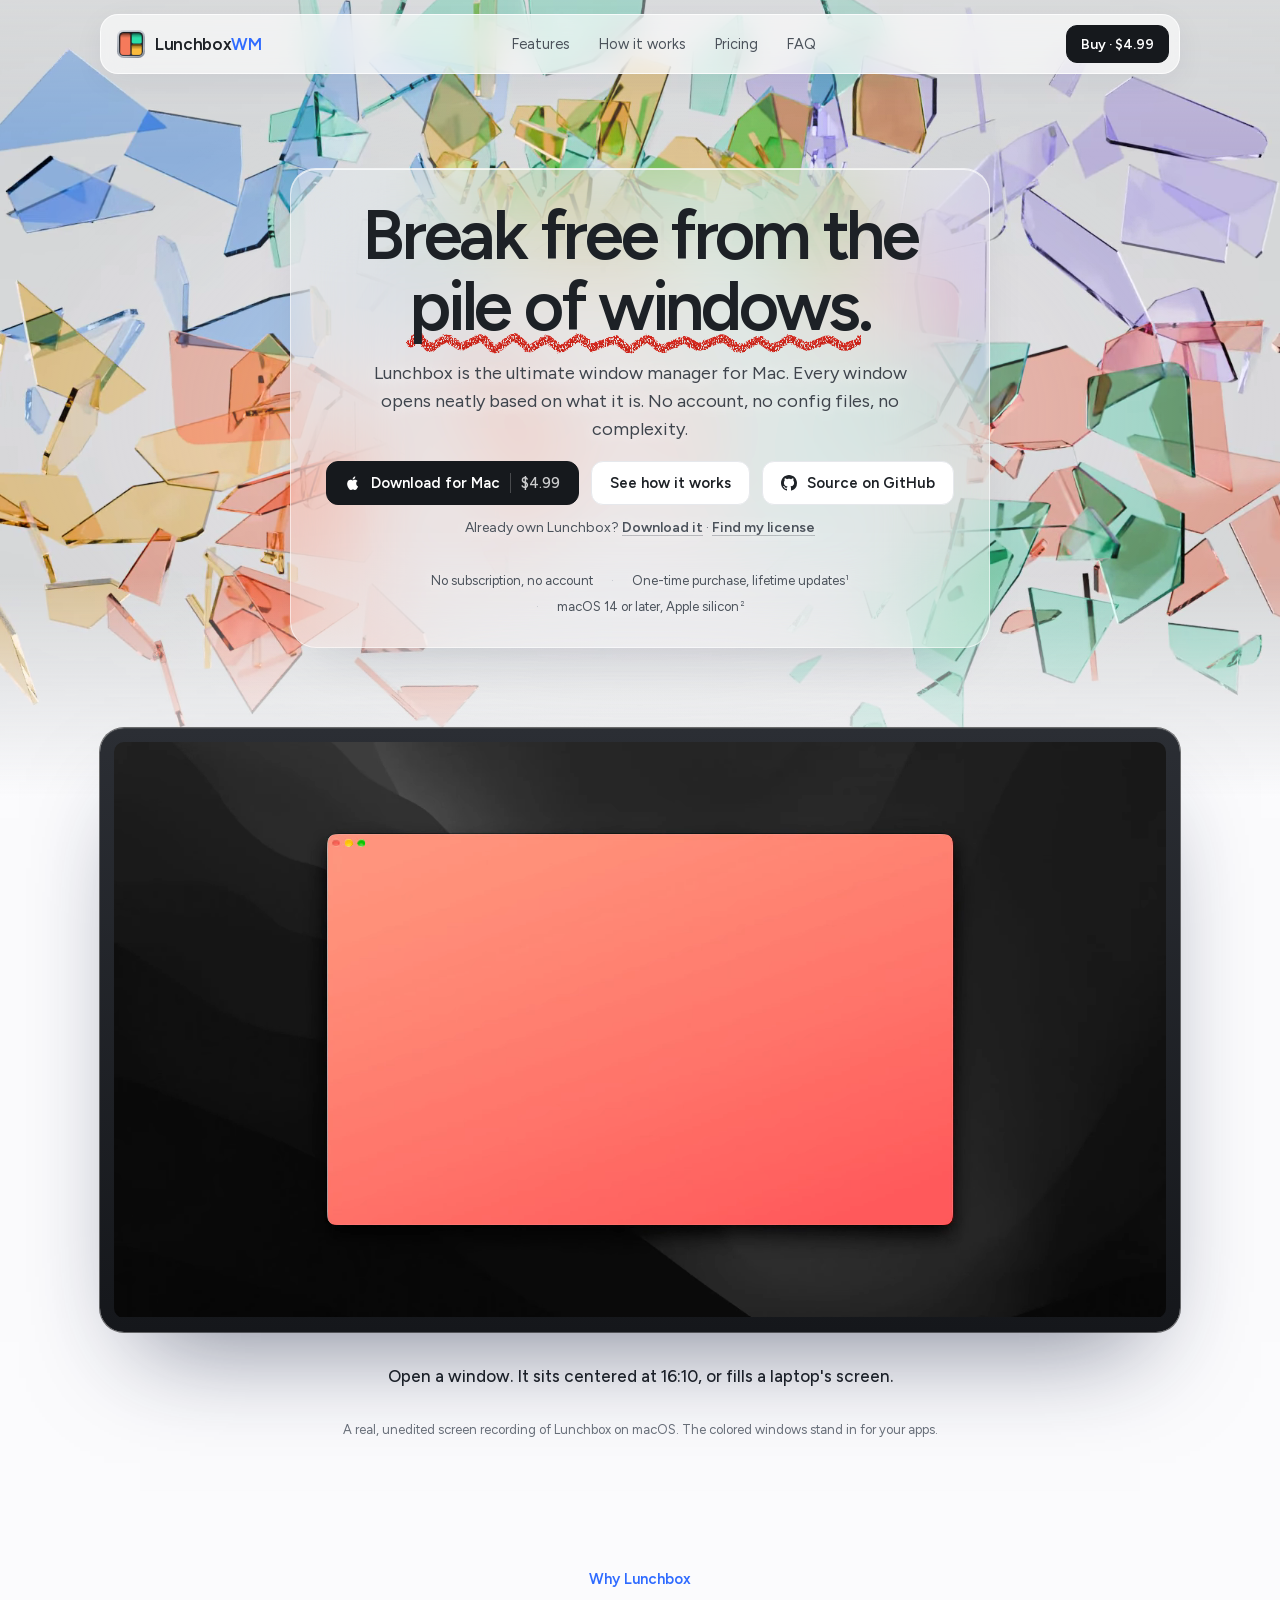
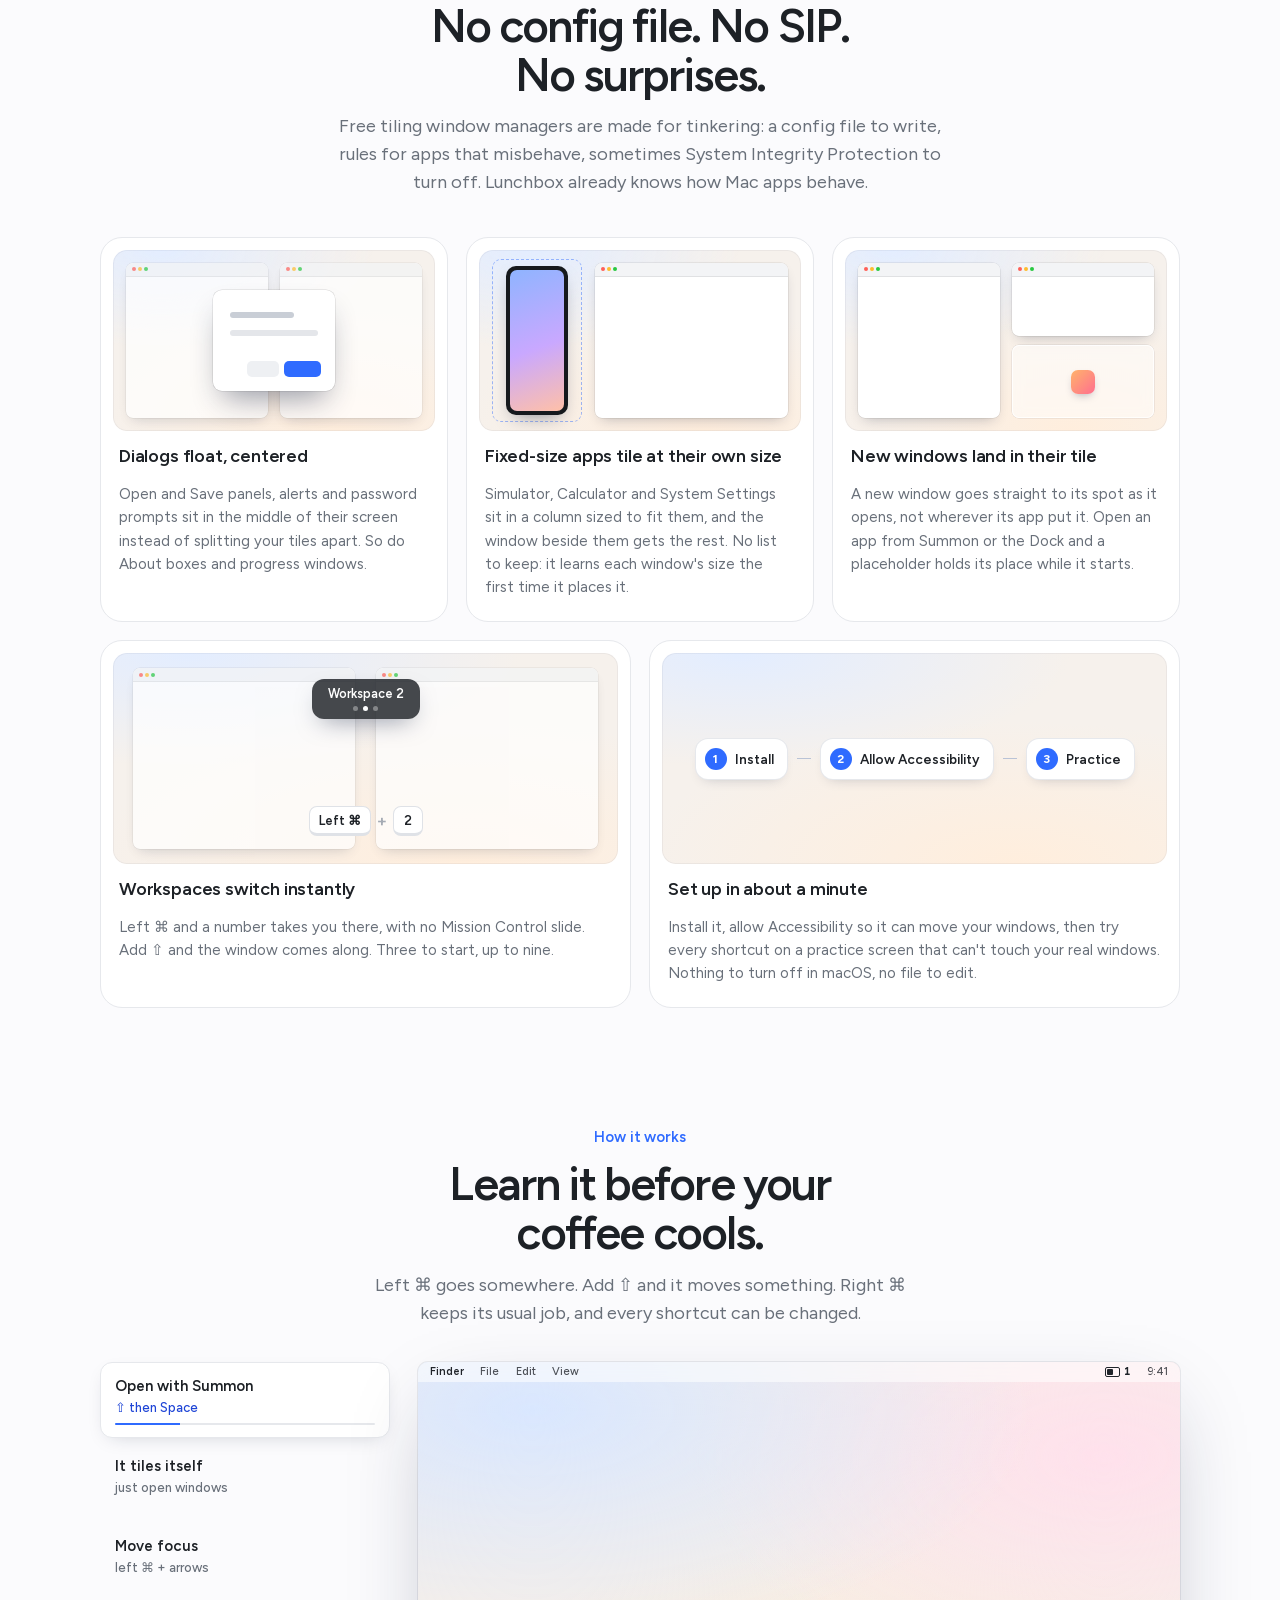
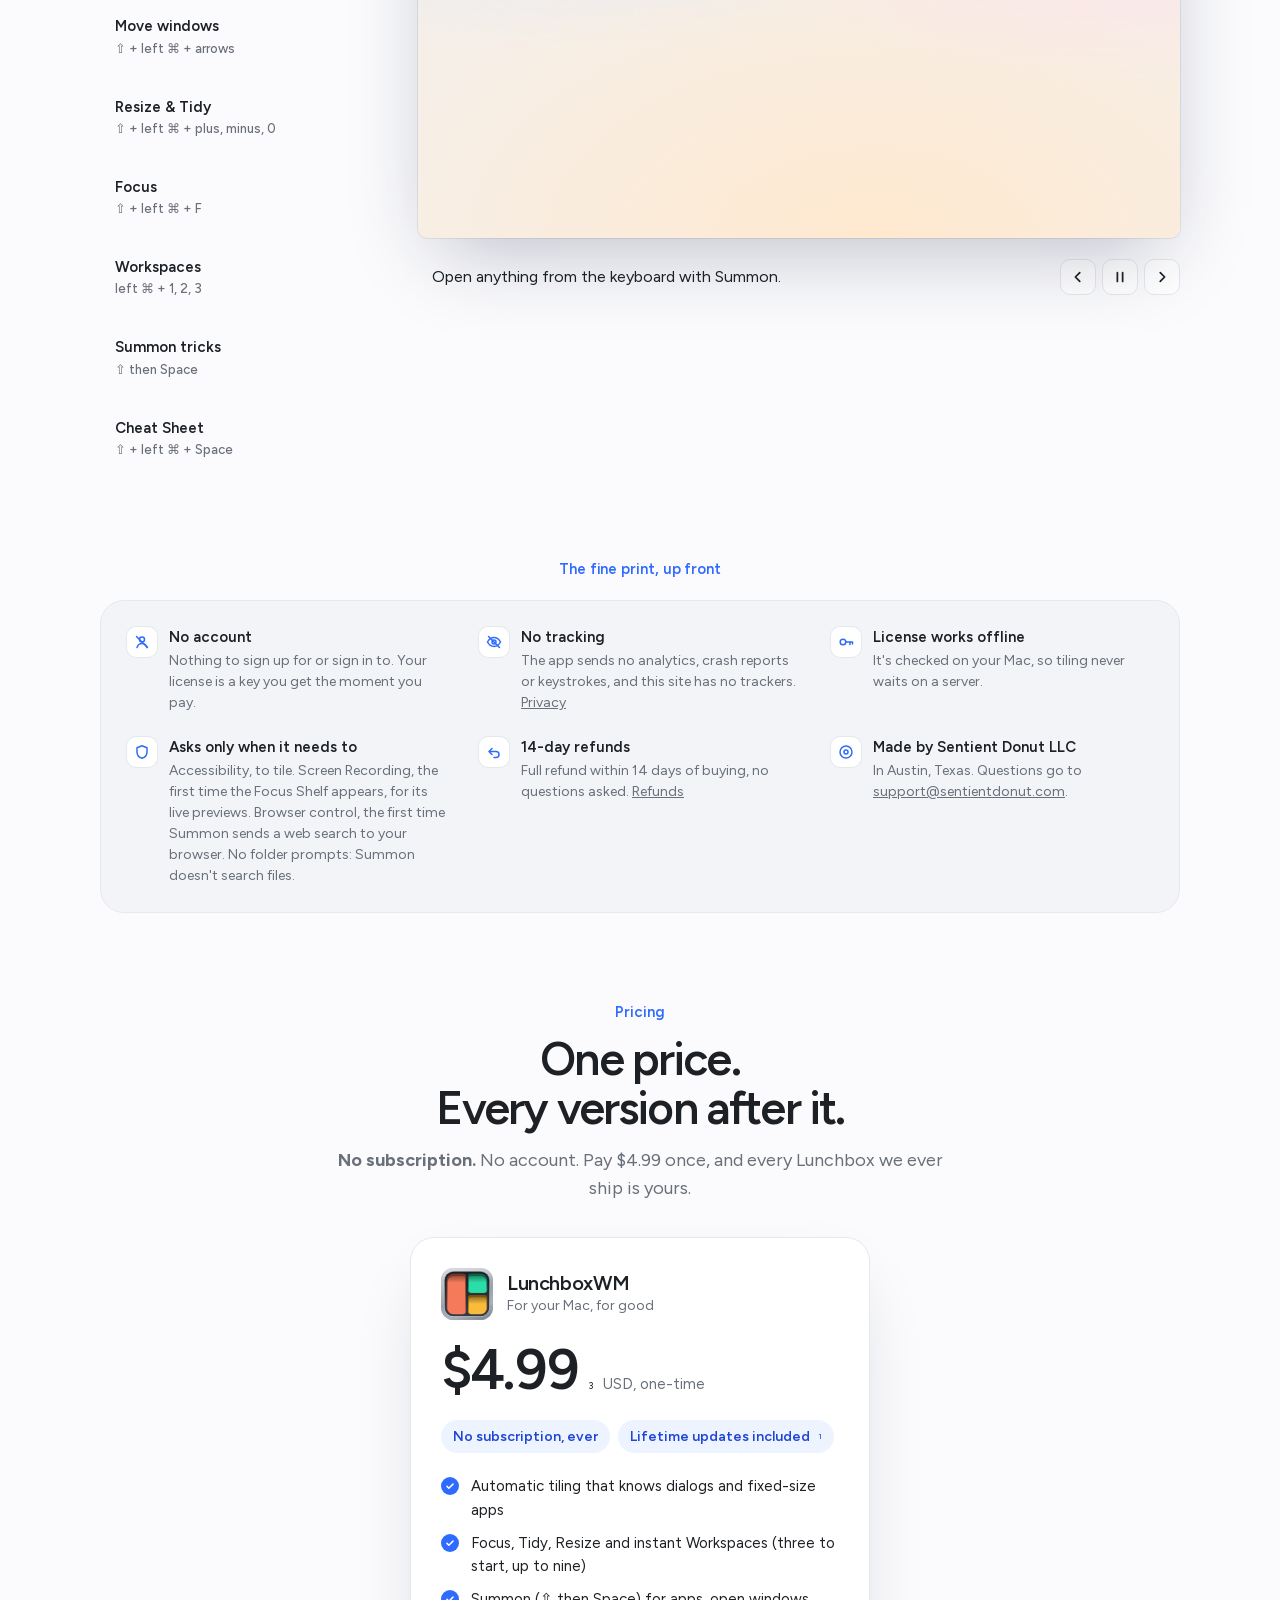
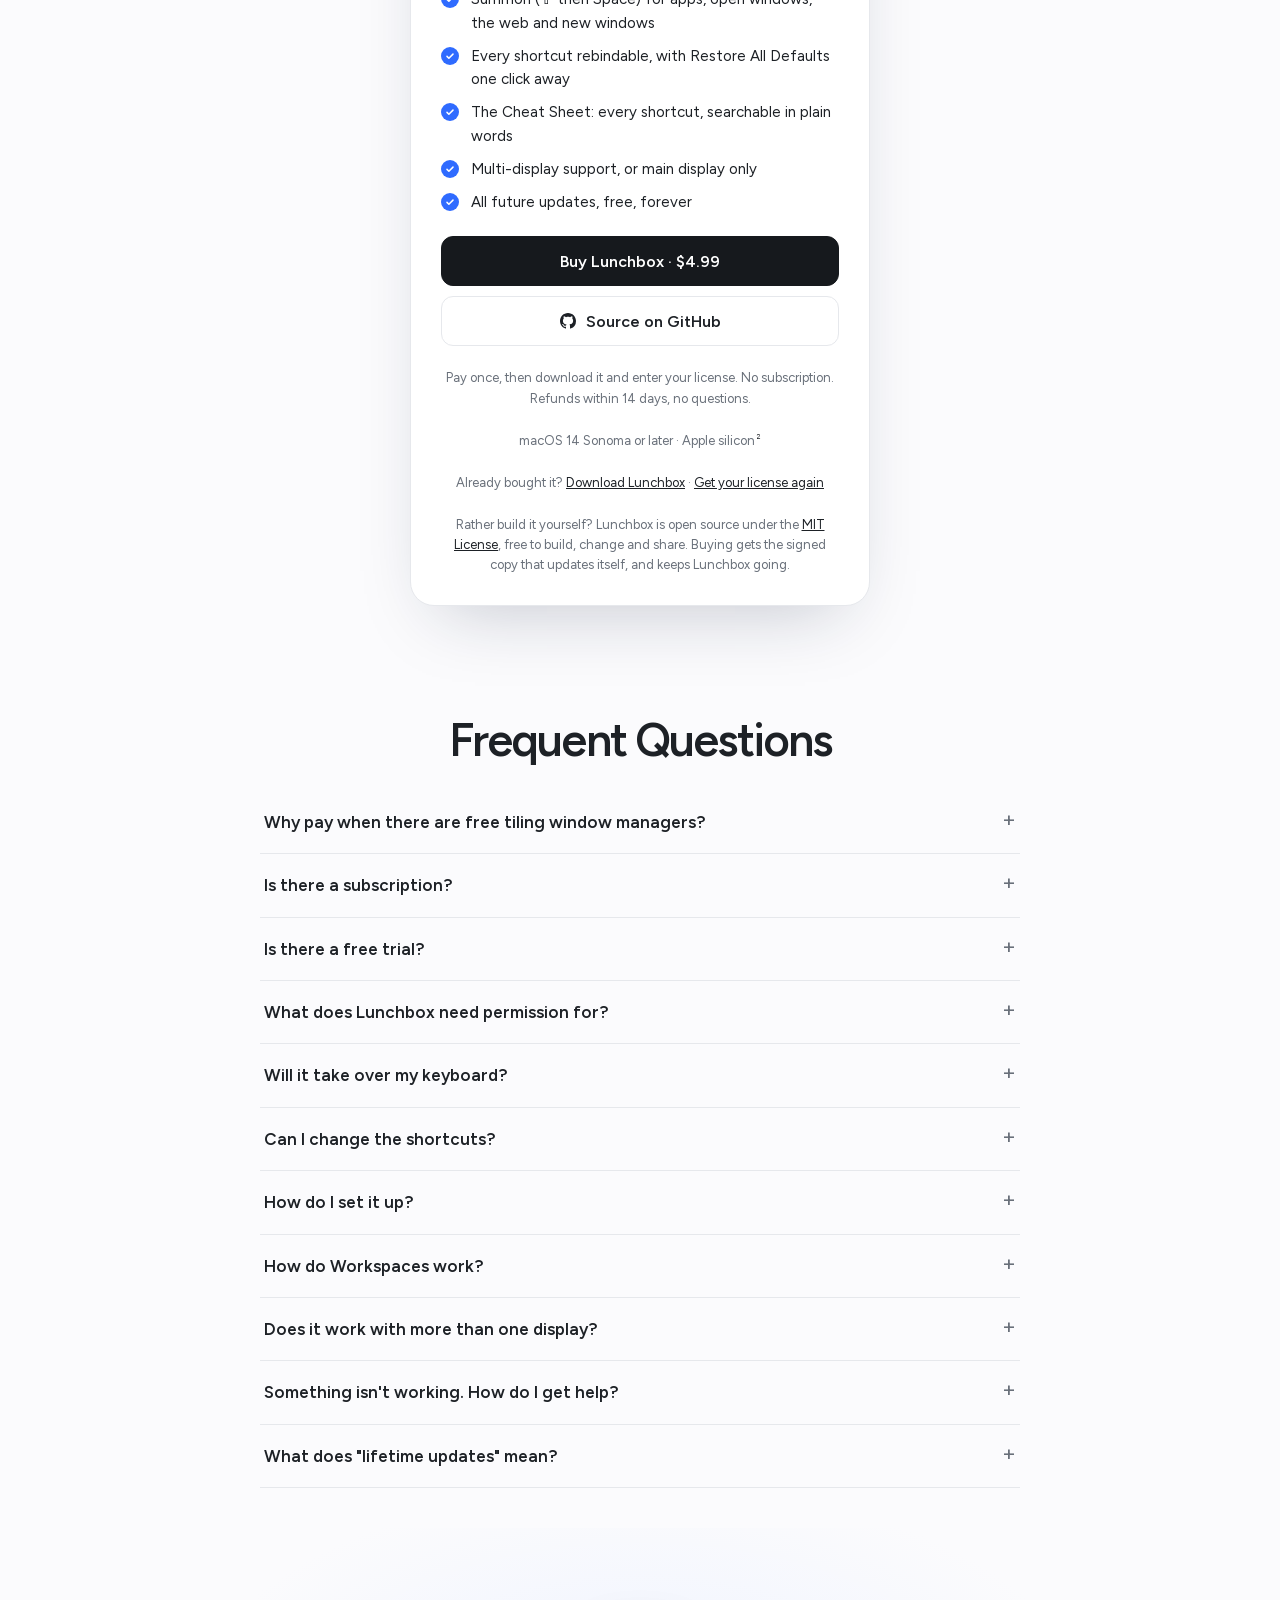
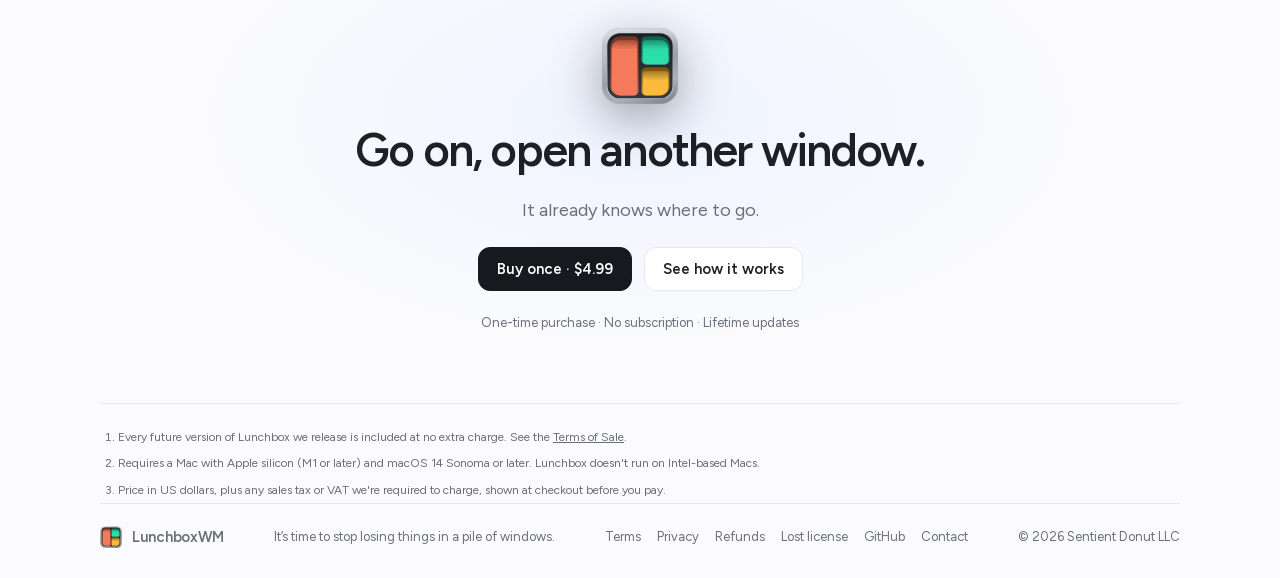
<file: site/index.html>
<!doctype html>
<html lang="en">
<head>
<meta charset="utf-8">
<meta name="viewport" content="width=device-width, initial-scale=1, viewport-fit=cover">
<title>LunchboxWM · The tiling window manager for Mac</title>
<meta name="description" content="Break free from the pile of windows. Lunchbox tiles every window as it opens: dialogs float, fixed-size apps keep their size, and there's no config file. $4.99 once.">
<link rel="canonical" href="https://lunchboxwm.com/">
<meta property="og:type" content="website">
<meta property="og:site_name" content="LunchboxWM">
<meta property="og:title" content="LunchboxWM · The tiling window manager for Mac">
<meta property="og:description" content="Break free from the pile of windows. Lunchbox tiles every window as it opens: dialogs float, fixed-size apps keep their size, and there's no config file. $4.99 once.">
<meta property="og:url" content="https://lunchboxwm.com/">
<meta property="og:image" content="https://lunchboxwm.com/media/share.jpg">
<meta property="og:image:width" content="1200">
<meta property="og:image:height" content="630">
<meta name="twitter:card" content="summary_large_image">
<script type="application/ld+json">{"@context": "https://schema.org", "@type": "SoftwareApplication", "name": "LunchboxWM", "alternateName": "Lunchbox", "applicationCategory": "UtilitiesApplication", "operatingSystem": "macOS 14 or later (Apple silicon)", "url": "https://lunchboxwm.com/", "description": "Break free from the pile of windows. Lunchbox tiles every window as it opens: dialogs float, fixed-size apps keep their size, and there's no config file. $4.99 once.", "offers": {"@type": "Offer", "price": "4.99", "priceCurrency": "USD"}, "publisher": {"@type": "Organization", "name": "Sentient Donut LLC"}}</script>
<link rel="icon" href="logo.svg">
<link rel="stylesheet" href="fonts/fonts.css">
<style>
/* Layout: one calm, centered column; the product itself (a live mini Mac) is the only loud thing on the page. */
:root {
  color-scheme: light;
  --paper: #fbfbfd;
  --ink: #1d2126;
  --muted: #69707a;
  --line: #e6e8ec;
  --soft: #f2f4f8;
  --accent: #2f6bff;
  --accent-deep: #1f45d6;
  --ring: #3d7bff;
  --display: "Figtree", "SF Pro Display", -apple-system, BlinkMacSystemFont, "Helvetica Neue", sans-serif;
  --text: "Figtree", -apple-system, BlinkMacSystemFont, "Helvetica Neue", sans-serif;
  --mono: "JetBrains Mono", ui-monospace, "SF Mono", Menlo, monospace;
  --ease: cubic-bezier(.22, .9, .3, 1);
}
* { box-sizing: border-box; }
html { scroll-behavior: smooth; }
body {
  margin: 0;
  background: var(--paper);
  color: var(--ink);
  font: 400 16px/1.55 var(--text);
  -webkit-font-smoothing: antialiased;
  padding-inline: 16px;
  overflow-x: hidden;
}
a { color: inherit; }
.wrap { max-width: 1080px; margin: 0 auto; }
h1, h2, h3 { font-family: var(--display); color: var(--ink); text-wrap: balance; margin: 0; }
h1 { font-size: clamp(40px, 7.2vw, 70px); font-weight: 600; line-height: 1.02; letter-spacing: -0.047em; }
h2 { font-size: clamp(30px, 4.6vw, 46px); font-weight: 600; line-height: 1.06; letter-spacing: -0.04em; }
h3 { font-size: 18px; font-weight: 600; letter-spacing: -0.01em; }
p { margin: 0; }
.lede { color: var(--muted); font-size: 18px; max-width: 34em; margin-inline: auto; }
.eyebrow { font: 600 15px/1.2 var(--text); letter-spacing: -0.005em; color: var(--accent); }

/* Nav: floats as a pill once you scroll */
.nav {
  position: sticky; top: env(safe-area-inset-top, 0px); z-index: 20;
  margin: 0 auto; max-width: 1080px; padding-top: 14px;
}
.nav-inner {
  display: flex; align-items: center; justify-content: space-between; gap: 16px;
  padding: 10px 10px 10px 16px; border-radius: 18px;
  transition: background .3s, box-shadow .3s, border-color .3s;
  border: 1px solid transparent;
}
.nav:not(.scrolled) .nav-inner { background: rgba(255,255,255,.62); backdrop-filter: blur(14px); -webkit-backdrop-filter: blur(14px); border-color: rgba(255,255,255,.75); box-shadow: 0 8px 30px rgba(20,30,60,.06); }
.nav.scrolled .nav-inner { background: rgba(255,255,255,.86); backdrop-filter: blur(14px); -webkit-backdrop-filter: blur(14px); border-color: var(--line); box-shadow: 0 8px 30px rgba(20,30,60,.08); }
.brand { display: flex; align-items: center; gap: 10px; font: 600 17px var(--display); letter-spacing: -0.02em; text-decoration: none; }
.brand svg { width: 28px; height: 28px; }
/* The name: LunchboxWM. Only the main logo at the top has WM in the brand blue; everywhere else WM is the color of the words around it. */
.wm { color: inherit; }
.nav .brand .wm { color: var(--accent); }
.nav-links { display: flex; gap: 28px; font-size: 14.5px; color: #4b525b; }
.nav-links a { text-decoration: none; }
.nav-links a:hover { color: var(--ink); }

/* Buttons */
.btn {
  display: inline-flex; align-items: center; gap: 10px; height: 44px; padding: 0 18px;
  border-radius: 12px; font: 600 15px var(--text); text-decoration: none; cursor: pointer;
  border: 1px solid var(--line); background: #fff; color: var(--ink);
  transition: transform .15s var(--ease), box-shadow .2s;
}
.btn:hover { transform: translateY(-1px); box-shadow: 0 6px 18px rgba(20,30,60,.08); }
.btn:focus-visible, .chapter:focus-visible, summary:focus-visible, .ctl:focus-visible { outline: 2px solid var(--accent); outline-offset: 2px; }
.btn.dark { background: #16191d; color: #fff; border-color: #16191d; }
.btn.dark .sep { width: 1px; align-self: stretch; margin: 11px 0; background: rgba(255,255,255,.22); }
.btn.dark .price { font-weight: 500; color: rgba(255,255,255,.78); }
.btn svg { width: 16px; height: 16px; }
.btn.small { height: 38px; padding: 0 14px; font-size: 14px; border-radius: 11px; }
.buy-note { font-size: 13px; color: var(--accent-deep); }
.buy-note:empty { display: none; }

/* Hero: colored glass breaking behind the headline, then holding mid-fall */
.hero {
  position: relative; isolation: isolate; overflow: hidden; text-align: center;
  margin-inline: calc(50% - 50vw); margin-top: -76px; padding: 170px 16px 150px;
  display: grid; gap: 22px; justify-items: center; background: #dfe1e5;
}
.hero-film { position: absolute; inset: 0; width: 100%; height: 100%; object-fit: cover; z-index: -2; }
/* A soft veil keeps the headline crisp over the glass; the bottom fades into the page. */
.hero::before {
  content: ""; position: absolute; inset: 0; z-index: -1;
  background: radial-gradient(50% 46% at 50% 52%, rgba(251,251,253,.35), rgba(251,251,253,0) 100%),
              linear-gradient(180deg, rgba(251,251,253,.25), rgba(251,251,253,0) 20%, rgba(251,251,253,0) 72%, #fbfbfd 100%);
}
/* The words sit on frosted glass, so they read clearly over the shards. */
.hero-copy {
  display: grid; gap: 18px; justify-items: center; width: fit-content; max-width: min(700px, 100%);
  padding: clamp(18px, 2.6vw, 30px) clamp(16px, 3vw, 34px); border-radius: 26px;
  background: rgba(251,251,253,.34);
  /* A strong blur: the intact panes behind have long straight edges that a light blur draws as a line across the panel. */
  -webkit-backdrop-filter: blur(48px) saturate(1.35); backdrop-filter: blur(48px) saturate(1.35);
  border: 1px solid rgba(255,255,255,.55);
  box-shadow: 0 24px 60px -40px rgba(20,30,60,.3), inset 0 1px 0 rgba(255,255,255,.7);
}
/* The panel is the force: it waits below, punches up through the glass at the hit, then settles in slow motion. */
.hero-wait .hero-copy { opacity: 0; transform: translateY(150px) scale(.9); }
.hero-rise .hero-copy { animation: hero-rise 1.6s cubic-bezier(.1, .95, .2, 1) both; }
@keyframes hero-rise {
  0% { opacity: 0; transform: translateY(150px) scale(.9); }
  12% { opacity: 1; }
  100% { opacity: 1; transform: none; }
}
/* "pile of windows" gets a red crayon squiggle, like a spelling mistake, scribbled in after the words land.
   It's a background image rather than an element inside the words: WebKit draws text around an inline SVG
   heavier, as if it had a shadow. The image crops instead of squashing, so widening it draws it left to right. */
.hero h1 .bad {
  white-space: nowrap; padding: 0 .05em .2em; margin: 0 -.05em;
  background: url("data:image/svg+xml,%3Csvg xmlns='http://www.w3.org/2000/svg' viewBox='0 0 600 44' preserveAspectRatio='xMinYMid slice'%3E%3Cfilter id='c' x='-4%25' y='-60%25' width='108%25' height='220%25'%3E%3CfeTurbulence type='fractalNoise' baseFrequency='0.22 0.3' numOctaves='2' seed='7' result='w'/%3E%3CfeDisplacementMap in='SourceGraphic' in2='w' scale='3' xChannelSelector='R' yChannelSelector='G' result='r'/%3E%3CfeTurbulence type='fractalNoise' baseFrequency='1.1 0.45' numOctaves='3' seed='3' result='g'/%3E%3CfeColorMatrix in='g' type='matrix' values='0 0 0 0 0 0 0 0 0 0 0 0 0 0 0 -5 0 0 0 3.45' result='x'/%3E%3CfeComposite in='r' in2='x' operator='in'/%3E%3C/filter%3E%3Cg fill='none' stroke-linecap='round' stroke-linejoin='round' filter='url(%23c)'%3E%3Cpath d='M5.0 25.0L9.8 19.2Q12.3 16.2 14.7 19.3L21.5 28.1Q23.3 30.5 25.8 28.9L38.1 21.1Q41.6 18.9 44.9 21.3L53.4 27.3Q55.6 28.8 58.0 27.7L74.2 19.9Q77.4 18.4 79.7 21.0L86.9 29.4Q89.1 32.1 92.0 30.1L107.8 19.3Q110.3 17.6 112.5 19.6L122.6 28.7Q125.2 31.1 128.2 29.2L140.4 21.5Q143.3 19.7 145.8 21.9L154.3 29.1Q156.8 31.3 159.6 29.4L173.3 20.2Q176.4 18.1 179.2 20.7L187.1 27.8Q189.0 29.6 191.4 28.6L209.3 21.5Q212.3 20.4 214.8 22.4L223.5 29.4Q226.5 31.8 229.7 29.7L242.6 21.0Q245.0 19.5 247.1 21.3L255.8 28.6Q258.8 31.2 262.5 29.6L280.2 21.9Q282.9 20.7 285.4 22.2L294.0 27.3Q297.1 29.2 300.5 27.8L318.9 20.1Q321.6 18.9 323.9 20.6L336.1 29.6Q338.7 31.6 341.6 29.9L355.2 22.3Q358.0 20.7 360.8 22.5L370.9 29.3Q373.2 30.8 375.4 29.2L386.3 21.6Q389.4 19.4 392.6 21.1L404.4 27.3Q407.3 28.9 410.5 27.6L425.5 21.4Q428.9 20.0 432.1 21.8L442.7 27.7Q445.7 29.4 448.8 27.8L465.3 19.6Q468.4 18.0 471.2 20.0L480.9 26.9Q483.7 28.9 486.9 27.5L504.1 20.5Q507.0 19.3 509.9 18.2L516.0 15.8' stroke='%23d3261c' stroke-width='8'/%3E%3Cpath d='M5.0 25.0L10.2 19.3Q12.9 16.5 15.2 19.6L21.4 28.1Q23.2 30.5 25.7 28.9L38.0 20.9Q41.5 18.7 44.8 21.2L52.8 27.3Q55.0 29.0 57.5 27.8L74.6 19.8Q77.7 18.3 80.0 21.0L87.1 29.5Q89.3 32.2 92.1 30.2L107.6 19.5Q110.1 17.8 112.3 19.7L122.8 28.7Q125.5 30.9 128.5 29.1L140.7 21.5Q143.6 19.7 146.1 22.0L153.9 28.9Q156.4 31.1 159.1 29.2L172.9 20.0Q176.0 17.9 178.7 20.4L186.8 27.9Q188.7 29.6 191.1 28.7L209.1 21.4Q212.1 20.2 214.6 22.2L223.6 29.3Q226.6 31.7 229.9 29.6L242.9 21.2Q245.3 19.7 247.5 21.5L256.4 28.8Q259.5 31.3 263.1 29.6L280.9 21.6Q283.6 20.4 286.0 22.0L294.5 27.4Q297.6 29.4 301.0 27.9L319.6 20.1Q322.2 19.0 324.5 20.8L335.9 29.9Q338.5 31.9 341.4 30.2L354.6 22.3Q357.4 20.7 360.2 22.4L371.5 29.2Q373.9 30.6 376.0 29.0L385.9 21.7Q388.9 19.4 392.2 21.2L404.3 27.6Q407.2 29.2 410.4 27.9L426.0 21.6Q429.5 20.2 432.7 22.1L442.6 27.8Q445.6 29.5 448.7 27.9L464.9 19.5Q468.0 17.9 470.9 19.9L481.0 26.9Q483.8 28.9 487.0 27.6L504.3 20.4Q507.2 19.2 510.0 18.1L516.0 15.7' stroke='%23b81d14' stroke-width='3.2' opacity='.45' transform='translate(1.2 1.6)'/%3E%3C/g%3E%3C/svg%3E") no-repeat left bottom / 100% .62em;
}
.hero-wait .hero h1 .bad { background-size: 0 .62em; }
.hero-rise .hero h1 .bad { animation: scrawl .8s 1s cubic-bezier(.45, 0, .35, 1) both; }
@keyframes scrawl { from { background-size: 0 .62em; } to { background-size: 100% .62em; } }
.hero-copy .lede { color: #3f454d; max-width: 30em; text-shadow: 0 1px 10px rgba(251,251,253,.8); }
.hero-copy .meta { color: #4b525b; text-shadow: 0 1px 8px rgba(251,251,253,.8); }
.hero-copy .owned { color: #4b525b; text-shadow: 0 1px 8px rgba(251,251,253,.8); }
.actions { display: flex; flex-wrap: wrap; gap: 12px; justify-content: center; }
.meta { display: flex; flex-wrap: wrap; justify-content: center; gap: 6px 18px; font-size: 13px; color: var(--muted); }
.owned { margin: -6px 0 14px; text-align: center; font-size: 14px; color: var(--muted); }
.owned a { color: inherit; font-weight: 600; text-decoration: underline; text-underline-offset: 3px; text-decoration-color: color-mix(in srgb, currentColor 35%, transparent); }
.owned a:hover { color: var(--ink); }
.meta span::before { content: "·"; margin-right: 18px; color: #b9bec6; }
.meta span:first-child::before { content: none; }

/* The mini Mac */
.mac {
  position: relative; width: 100%; max-width: 100%; aspect-ratio: 16 / 10;
  border-radius: 10px; overflow: hidden; isolation: isolate;
  background: radial-gradient(120% 90% at 15% 10%, #d9e7ff 0%, transparent 55%),
              radial-gradient(90% 80% at 90% 20%, #ffe1ec 0%, transparent 60%),
              radial-gradient(100% 90% at 60% 100%, #ffe9cf 0%, #f6efe8 70%);
  box-shadow: 0 0 0 1px rgba(20,30,60,.08), 0 30px 80px -20px rgba(20,30,60,.28);
  font-family: var(--text);
}
.mac.dim { background: radial-gradient(120% 90% at 15% 10%, #dfe3f6 0%, transparent 55%), radial-gradient(100% 90% at 60% 100%, #efe7f3 0%, #eceef6 70%); }
.menubar {
  position: absolute; inset: 0 0 auto 0; height: max(14px, 4.2%); z-index: 10;
  display: flex; align-items: center; gap: 2.2%; padding: 0 1.6%;
  font-size: clamp(7px, 1.05vw, 11px); font-weight: 600; color: #20242a;
  background: rgba(255,255,255,.55); backdrop-filter: blur(6px);
}
.menubar .grow { flex: 1; }
.menubar .item { font-weight: 500; opacity: .8; }
.spaces { display: flex; gap: 4px; align-items: center; }
.spaces .glyph { width: 1.3em; height: .9em; border: 1.5px solid currentColor; border-radius: 2px; position: relative; }
.spaces .glyph::after { content: ""; position: absolute; inset: 1px 45% 1px 1px; background: currentColor; border-radius: 1px; }
.spaces b { font-variant-numeric: tabular-nums; }
.desk { position: absolute; left: 0; right: 0; bottom: 0; top: max(14px, 4.2%); } /* starts exactly below the menu bar */
.win {
  position: absolute; border-radius: clamp(3px, .45vw, 6px); overflow: hidden;
  background: #fff; box-shadow: 0 0 0 .5px rgba(0,0,0,.12), 0 6px 18px -6px rgba(20,30,60,.3);
  transition: left .55s var(--ease), top .55s var(--ease), width .55s var(--ease), height .55s var(--ease),
              transform .55s var(--ease), opacity .4s, box-shadow .25s;
  display: flex; flex-direction: column;
}
.win.gone { opacity: 0; transform: scale(.92); pointer-events: none; }
.win.away { opacity: 0; transform: translateX(-12%) scale(.96); }
.win.focused { box-shadow: 0 0 0 2px var(--ring), 0 0 0 6px rgba(61,123,255,.18), 0 10px 26px -8px rgba(20,30,60,.35); z-index: 3; }
.win.shelved { transform: perspective(500px) rotateY(32deg) scale(.96); transform-origin: left center; z-index: 1; box-shadow: 0 0 0 .5px rgba(0,0,0,.12), 0 14px 26px -10px rgba(20,30,60,.45); }
.win.shelved .content { opacity: .9; }
.bar { height: clamp(9px, 1.7vw, 18px); flex: none; display: flex; align-items: center; gap: 3px; padding: 0 6px; background: #f3f4f6; border-bottom: .5px solid rgba(0,0,0,.08); font-size: clamp(6px, .85vw, 10px); font-weight: 600; color: #4b525b; }
.bar i { width: clamp(3px, .55vw, 6px); height: clamp(3px, .55vw, 6px); border-radius: 50%; background: #ff5f57; }
.bar i:nth-child(2) { background: #febc2e; }
.bar i:nth-child(3) { background: #28c840; margin-right: 4px; }
.content { flex: 1; padding: 6% 7%; display: grid; gap: 5%; align-content: start; transition: opacity .3s; }
.ln { height: clamp(2px, .4vw, 5px); border-radius: 3px; background: #e4e6ea; }
.notes { background: #fffaf0; }
.notes .ln { background: #eadfc8; }
.notes .ln.h { background: #c7b48c; width: 45%; height: clamp(3px, .6vw, 7px); }
.browser .block { border-radius: 4px; background: linear-gradient(135deg, #dfe8ff, #f1e7ff); aspect-ratio: 16 / 7; }
.browser .ln.b { background: #cfd8ea; }
.term { background: #16191d; }
.term .bar { background: #24282e; color: #b4bac3; border-color: rgba(255,255,255,.06); }
.term .ln { background: #2e343c; }
.term .ln.g { background: #3fbf72; width: 30%; }
.finder .grid { display: grid; grid-template-columns: repeat(4, 1fr); gap: 10%; }
.finder .fold { aspect-ratio: 4 / 3; border-radius: 3px; background: linear-gradient(#8cc4ff, #5aa5f5); }
.music { background: #fff5f7; }
.music .art { display: grid; grid-template-columns: repeat(3, 1fr); gap: 8%; }
.music .art span { aspect-ratio: 1; border-radius: 4px; background: linear-gradient(135deg, #ff9db0, #ffc58f); }
.music .art span:nth-child(2) { background: linear-gradient(135deg, #a3b8ff, #d7a8ff); }
.music .art span:nth-child(3) { background: linear-gradient(135deg, #8fe3c8, #a6d5ff); }

/* overlays inside the mini Mac */
.panel {
  position: absolute; left: 50%; top: 14%; width: 52%; transform: translateX(-50%);
  border-radius: clamp(6px, 1vw, 12px); background: rgba(250,250,252,.94); backdrop-filter: blur(10px);
  box-shadow: 0 0 0 .5px rgba(0,0,0,.14), 0 18px 40px -10px rgba(20,30,60,.4);
  padding: 2% 2.2%; z-index: 5; transition: opacity .25s, transform .25s var(--ease);
  font-size: clamp(7px, 1.15vw, 13px);
}
.panel[hidden] { display: block !important; opacity: 0; transform: translateX(-50%) translateY(-6px) scale(.98); pointer-events: none; }
.panel .q { font-size: 1.5em; padding: .2em .3em .35em; border-bottom: 1px solid #e8eaee; color: #1d2126; min-height: 1.9em; }
.panel .q .hint { color: #9aa1aa; }
.panel .q .caret { display: inline-block; width: 1px; height: 1em; background: var(--accent); vertical-align: -.12em; margin-left: 1px; animation: blink 1s steps(1) infinite; }
@keyframes blink { 50% { opacity: 0; } }
.row { display: grid; grid-template-columns: 1.9em 1fr auto; gap: .2em .7em; align-items: center; padding: .55em .6em; border-radius: .6em; margin-top: .3em; }
.row.sel { background: var(--accent); color: #fff; }
.row .ic { width: 1.9em; height: 1.9em; border-radius: .45em; background: linear-gradient(135deg, #ff8a65, #8e7dff); grid-row: span 2; }
.row .t { font-weight: 600; }
.row .s { font-size: .82em; opacity: .75; grid-column: 2; }
.row .ret { grid-row: 1; grid-column: 3; }
.row .sub { grid-column: 2 / 4; display: flex; justify-content: space-between; align-items: center; font-size: .92em; padding-top: .35em; }
.mini-kc { font: 600 .82em var(--text); border: 1px solid currentColor; border-radius: .35em; padding: .05em .45em; opacity: .85; }
.help-row { display: grid; grid-template-columns: 8.5em 1fr; gap: .8em; padding: .35em .3em; align-items: center; }
.help-row .k { display: flex; gap: .25em; flex-wrap: wrap; }
.help-group { font: 600 .72em var(--text); letter-spacing: .08em; color: #8b929c; padding: .8em .3em .2em; }

/* The real recording, in a display */
.showcase { padding-block: 0 40px; display: grid; gap: 18px; margin-top: -70px; position: relative; z-index: 1; }
.display {
  position: relative; max-width: 100%; border-radius: clamp(14px, 2vw, 24px);
  padding: clamp(6px, 1.1vw, 14px); background: linear-gradient(180deg, #2b2e34, #15171b);
  box-shadow: 0 0 0 1px rgba(0,0,0,.55), inset 0 1px 0 rgba(255,255,255,.09), 0 50px 100px -40px rgba(20,30,60,.55);
}
.display video { display: block; width: 100%; max-width: 100%; aspect-ratio: 1920 / 1050; border-radius: clamp(6px, .9vw, 10px); background: #141518; object-fit: cover; }
.display .toggle {
  position: absolute; right: clamp(14px, 2vw, 26px); bottom: clamp(14px, 2vw, 26px); width: 34px; height: 34px;
  border-radius: 50%; border: 0; cursor: pointer; display: grid; place-items: center;
  background: rgba(20,22,26,.55); color: #fff; backdrop-filter: blur(8px); -webkit-backdrop-filter: blur(8px);
  opacity: .0; transition: opacity .2s;
}
.display:hover .toggle, .display .toggle:focus-visible, .display.paused .toggle { opacity: 1; }
.display .toggle:focus-visible { outline: 2px solid var(--accent); outline-offset: 2px; }
.display .toggle svg { width: 13px; height: 13px; }
.live { display: flex; align-items: center; justify-content: center; gap: 10px 16px; flex-wrap: wrap; min-height: 52px; }
.live .keys { display: flex; gap: 6px; align-items: center; min-height: 44px; }
.live .keys:empty { display: none; }
.live .keys .plus { color: #a5abb4; font-weight: 600; }
.live .cap { font-size: 17px; font-weight: 500; color: var(--ink); min-width: 0; text-align: center; transition: opacity .25s; }
.live.swap .cap, .live.swap .keys { opacity: 0; }
.live .keys { transition: opacity .25s; }
.real { text-align: center; font-size: 13px; color: var(--muted); }

/* Why: what it already knows, each with a small scene */
.why { padding-block: 90px 40px; display: grid; gap: 40px; }
.why > header { text-align: center; display: grid; gap: 14px; }
.cards { display: grid; grid-template-columns: repeat(6, minmax(0, 1fr)); gap: 18px; }
.card { grid-column: span 2; display: grid; gap: 12px; align-content: start; padding: 12px 12px 22px; border-radius: 22px; background: #fff; border: 1px solid var(--line); }
.card.wide { grid-column: span 3; }
.card h3, .card p { padding-inline: 6px; }
.card p { color: var(--muted); font-size: 15px; }
.scene {
  position: relative; aspect-ratio: 16 / 9; border-radius: 14px; overflow: hidden; isolation: isolate;
  background: radial-gradient(110% 90% at 15% 0%, #e3edff 0%, transparent 60%), radial-gradient(100% 90% at 70% 100%, #ffeedd 0%, #f6f1ec 75%);
  box-shadow: inset 0 0 0 1px rgba(20,30,60,.05);
}
.card.wide .scene { aspect-ratio: 2.4 / 1; }
/* A tiny window: title bar and traffic lights */
.sw { position: absolute; border-radius: 7px; background: #fff; box-shadow: 0 0 0 .5px rgba(0,0,0,.12), 0 6px 14px -6px rgba(20,30,60,.3); overflow: hidden; }
.sw::before { content: ""; position: absolute; inset: 0 0 auto 0; height: 13px; background: #f3f4f6; border-bottom: .5px solid rgba(0,0,0,.08); }
.sw::after { content: ""; position: absolute; left: 6px; top: 4.5px; width: 4px; height: 4px; border-radius: 50%; background: #ff5f57; box-shadow: 6px 0 #febc2e, 12px 0 #28c840; }
.sw.under { opacity: .7; }
.dlg { left: 31%; top: 22%; width: 38%; height: 56%; z-index: 2; border-radius: 9px; box-shadow: 0 0 0 .5px rgba(0,0,0,.14), 0 16px 30px -10px rgba(20,30,60,.45); }
.dlg::before, .dlg::after { content: none; }
.dlg i { position: absolute; left: 14%; right: 14%; height: 6px; border-radius: 3px; background: #e4e6ea; }
.dlg i:nth-child(1) { top: 22%; right: 34%; background: #c9ced6; }
.dlg i:nth-child(2) { top: 40%; }
.dlg b { position: absolute; right: 12%; bottom: 14%; width: 30%; height: 16%; border-radius: 5px; background: var(--accent); }
.dlg em { position: absolute; right: 46%; bottom: 14%; width: 26%; height: 16%; border-radius: 5px; background: #eef0f3; }
.slot { position: absolute; border-radius: 9px; border: 1.5px dashed rgba(47,107,255,.45); }
.phone { position: absolute; border-radius: 10px; background: #16191d; padding: 4px; box-shadow: 0 8px 18px -8px rgba(20,30,60,.5); }
.phone::after { content: ""; display: block; height: 100%; border-radius: 7px; background: linear-gradient(160deg, #8fb4ff, #c9a8ff 55%, #ffc0a8); }
.ph {
  position: absolute; border-radius: 7px; display: grid; place-items: center;
  background: rgba(255,255,255,.5); box-shadow: inset 0 0 0 1px rgba(255,255,255,.8), 0 0 0 .5px rgba(20,30,60,.12);
  -webkit-backdrop-filter: blur(6px); backdrop-filter: blur(6px); animation: ph-pulse 1.8s ease-in-out infinite;
}
.ph::after { content: ""; width: 24px; height: 24px; border-radius: 7px; background: linear-gradient(135deg, #ffb36b, #ff6f8f); box-shadow: 0 4px 10px -4px rgba(20,30,60,.4); }
@keyframes ph-pulse { 50% { background: rgba(255,255,255,.78); } }
.badge {
  position: absolute; left: 50%; top: 12%; transform: translateX(-50%); z-index: 2; display: grid; gap: 5px; justify-items: center;
  padding: 7px 16px 8px; border-radius: 12px; background: rgba(30,33,38,.82); color: #fff; font: 600 12.5px var(--text); white-space: nowrap;
  box-shadow: 0 10px 24px -10px rgba(20,30,60,.5);
}
.badge .dots { display: flex; gap: 5px; }
.badge .dots span { width: 5px; height: 5px; border-radius: 50%; background: rgba(255,255,255,.35); }
.badge .dots span.on { background: #fff; }
.scene .keys2 { position: absolute; left: 50%; bottom: 13%; transform: translateX(-50%); display: flex; gap: 6px; align-items: center; z-index: 2; }
.scene .keys2 .plus { color: #a5abb4; font-weight: 600; }
.steps { position: absolute; inset: 0; display: flex; align-items: center; justify-content: center; gap: 10px; padding: 0 4%; }
.steps span { display: flex; align-items: center; gap: 8px; padding: 9px 13px 9px 9px; border-radius: 12px; background: #fff; font: 600 13.5px var(--text); white-space: nowrap; box-shadow: 0 0 0 1px var(--line), 0 6px 14px -8px rgba(20,30,60,.3); }
.steps span b { display: grid; place-items: center; width: 22px; height: 22px; border-radius: 50%; background: var(--accent); color: #fff; font-size: 12px; }
.steps i { width: 14px; height: 1.5px; background: #b9c3d6; flex: none; }

/* Trust strip */
.trust { margin-top: 40px; display: grid; gap: 22px; }
.trust .eyebrow { text-align: center; }
.trust ul { list-style: none; margin: 0; padding: 26px; border-radius: 24px; background: var(--soft); border: 1px solid var(--line); display: grid; grid-template-columns: repeat(3, minmax(0, 1fr)); gap: 24px 30px; }
.trust li { display: grid; grid-template-columns: 30px 1fr; gap: 3px 12px; align-content: start; }
.trust svg { grid-row: span 2; width: 30px; height: 30px; padding: 7px; border-radius: 9px; background: #fff; color: var(--accent); box-shadow: 0 0 0 1px var(--line); fill: none; stroke: currentColor; stroke-width: 1.5; stroke-linecap: round; stroke-linejoin: round; }
.trust b { font: 600 15px/1.35 var(--display); }
.trust li span { color: var(--muted); font-size: 14px; line-height: 1.5; }
.trust a { color: inherit; }

.kc {
  display: inline-grid; place-items: center; min-width: 30px; height: 30px; padding: 0 9px;
  border-radius: 8px; background: #fff; border: 1px solid #dfe2e7; border-bottom-width: 3px;
  font: 600 13px var(--text); color: var(--ink); white-space: nowrap;
  transition: transform .12s, background .2s, border-color .2s, color .2s;
}
.kc.big { min-width: 46px; height: 44px; font-size: 16px; border-radius: 10px; }
.kc.press { transform: translateY(2px); border-bottom-width: 1px; background: var(--accent); border-color: var(--accent-deep); color: #fff; }
.walk { padding-block: 80px 40px; display: grid; gap: 34px; }
.walk header { text-align: center; display: grid; gap: 14px; }
.walk header .lede { max-width: 30em; }
.player { display: grid; grid-template-columns: 290px minmax(0, 1fr); gap: 28px; align-items: start; }
.chapters { display: grid; gap: 4px; }
.chapter {
  display: grid; grid-template-columns: 1fr auto; gap: 2px 10px; text-align: left; cursor: pointer;
  padding: 12px 14px; border-radius: 12px; border: 1px solid transparent; background: none; font: inherit; color: var(--muted);
}
.chapter .ct { font-weight: 600; color: var(--ink); font-size: 15px; }
.chapter .ck { font: 500 13px var(--text); grid-column: 1 / 3; }
.chapter.on { background: #fff; border-color: var(--line); box-shadow: 0 6px 20px -10px rgba(20,30,60,.25); }
.chapter.on .ck { color: var(--accent-deep); }
.chapter .progress { grid-column: 1 / 3; height: 2px; border-radius: 2px; background: var(--line); overflow: hidden; margin-top: 6px; opacity: 0; }
.chapter.on .progress { opacity: 1; }
.chapter .progress b { display: block; height: 100%; width: 0; background: var(--accent); }
.stage { display: grid; gap: 16px; min-width: 0; }
/* A fixed grid, so the step buttons never move as the keys and caption change. */
.howto { display: grid; grid-template-columns: auto minmax(0, 1fr) auto; grid-template-areas: "keys cap ctls"; align-items: center; gap: 10px 14px; }
.howto .keys { grid-area: keys; display: flex; gap: 6px; min-height: 44px; align-items: center; }
.howto .keys .plus { color: #a5abb4; font-weight: 600; }
.howto .cap { grid-area: cap; min-width: 0; min-height: 2.9em; display: flex; align-items: center; color: var(--ink); font-size: 16px; line-height: 1.45; }
.ctls { grid-area: ctls; display: flex; gap: 6px; align-self: center; }
@media (max-width: 600px) {
  .howto { grid-template-columns: minmax(0, 1fr) auto; grid-template-areas: "keys ctls" "cap cap"; align-items: start; }
  .howto .keys { flex-wrap: wrap; row-gap: 6px; }
  .howto .keys .kc.big { min-width: 38px; height: 38px; font-size: 14px; padding: 0 8px; }
  .howto .cap { min-height: 4.35em; align-items: flex-start; font-size: 15px; }
  .ctls { align-self: start; padding-top: 4px; }
}
.ctl { width: 36px; height: 36px; border-radius: 10px; border: 1px solid var(--line); background: #fff; cursor: pointer; display: grid; place-items: center; color: var(--ink); }
.ctl svg { width: 14px; height: 14px; }

/* Pricing */
.pricing { padding-block: 90px 40px; display: grid; gap: 34px; justify-items: center; text-align: center; }
.price-card {
  width: 100%; max-width: 460px; text-align: left; display: grid; gap: 22px;
  padding: 30px; border-radius: 24px; background: #fff; border: 1px solid var(--line);
  box-shadow: 0 30px 70px -30px rgba(20,30,60,.25);
}
.price-top { display: flex; align-items: center; gap: 14px; }
.price-top svg { width: 52px; height: 52px; }
.price-top div { display: grid; }
.price-top b { font: 600 20px var(--display); letter-spacing: -0.02em; }
.price-top small { color: var(--muted); font-size: 14px; }
.amount { display: flex; align-items: baseline; gap: 10px; }
.amount strong { font: 600 56px/1 var(--display); letter-spacing: -0.05em; font-variant-numeric: tabular-nums; }
.amount span { color: var(--muted); font-size: 15px; }
.lifetime { display: inline-flex; align-items: center; gap: 8px; font-size: 14px; font-weight: 600; color: var(--accent-deep); background: #edf3ff; border-radius: 999px; padding: 6px 12px; justify-self: start; }
.checks { list-style: none; margin: 0; padding: 0; display: grid; gap: 10px; font-size: 15px; }
.checks li { display: grid; grid-template-columns: 20px 1fr; gap: 10px; }
.checks li::before { content: ""; width: 18px; height: 18px; margin-top: 2px; border-radius: 50%; background: var(--accent) url("data:image/svg+xml,%3Csvg xmlns='http://www.w3.org/2000/svg' viewBox='0 0 16 16'%3E%3Cpath d='M4 8.5l2.5 2.5L12 5.5' fill='none' stroke='%23fff' stroke-width='2' stroke-linecap='round' stroke-linejoin='round'/%3E%3C/svg%3E") center / 12px no-repeat; }
.price-card .btn { justify-content: center; height: 50px; font-size: 16px; }
.price-card .pills { display: flex; flex-wrap: wrap; gap: 8px; }
.buy-options { display: grid; gap: 10px; }
.buy-form { display: grid; }
.buy-form .btn { width: 100%; }
.buy-form .btn[disabled] { opacity: .6; cursor: progress; }
.price-card .fine a { color: var(--ink); }
.fine { font-size: 13px; color: var(--muted); text-align: center; }

/* FAQ */
.faq { padding-block: 70px 40px; display: grid; gap: 26px; max-width: 760px; margin: 0 auto; }
.faq h2 { text-align: center; }
details { border-bottom: 1px solid var(--line); padding: 18px 4px; }
summary { cursor: pointer; font-weight: 600; font-size: 17px; list-style: none; display: flex; justify-content: space-between; gap: 16px; }
summary::-webkit-details-marker { display: none; }
summary::after { content: "+"; color: var(--muted); font-weight: 400; font-size: 22px; line-height: 1; transition: transform .2s; }
details[open] summary::after { transform: rotate(45deg); }
details p { color: var(--muted); padding-top: 10px; max-width: 62ch; }

/* Closing */
.closing { padding-block: 100px 70px; display: grid; gap: 22px; justify-items: center; text-align: center; background: radial-gradient(60% 70% at 50% 40%, #eef3ff 0%, transparent 70%); }
.closing svg.icon { width: 76px; height: 76px; filter: drop-shadow(0 14px 24px rgba(10,12,16,.35)); }
.foot-links { display: flex; flex-wrap: wrap; gap: 6px 16px; }
.foot-links a { text-decoration: none; }
.foot-links a:hover { text-decoration: underline; }
.fn { font-size: .55em; line-height: 0; vertical-align: super; margin-left: 1px; font-weight: 500; }
.fn a { color: inherit; text-decoration: none; }
.fn a:hover { text-decoration: underline; }
.footnotes { border-top: 1px solid var(--line); padding-block: 24px 4px; font-size: 12px; line-height: 1.55; color: var(--muted); }
.footnotes ol { margin: 0; padding-left: 18px; display: grid; gap: 8px; max-width: 860px; }
.footnotes a { color: inherit; }
footer { border-top: 1px solid var(--line); padding-block: 22px 30px; display: flex; justify-content: space-between; align-items: center; gap: 16px; flex-wrap: wrap; font-size: 13px; color: var(--muted); }

@media (max-width: 860px) {
  .player { grid-template-columns: minmax(0, 1fr); }
  /* A scrolling strip clips what's drawn outside it, so give the selected chapter's shadow room inside. */
  .chapters { grid-auto-flow: column; grid-auto-columns: max-content; overflow-x: auto; scrollbar-width: none; padding: 8px 12px 20px; margin: -8px -12px -14px; }
  .chapter { padding: 9px 12px; }
  .chapter .ck, .chapter .progress { display: none; }
  /* More chapters than fit: fade the edge so the strip reads as scrollable. */
  .chapters { -webkit-mask-image: linear-gradient(90deg, #000 calc(100% - 44px), transparent); mask-image: linear-gradient(90deg, #000 calc(100% - 44px), transparent); }
  .cards { grid-template-columns: repeat(2, minmax(0, 1fr)); }
  .card, .card.wide { grid-column: span 1; }
  .card:last-child { grid-column: 1 / -1; }
  .card.wide .scene { aspect-ratio: 16 / 9; }
  .card:last-child .scene { aspect-ratio: 2.4 / 1; }
  .trust ul { grid-template-columns: repeat(2, minmax(0, 1fr)); }
  .nav-links { display: none; }
}
@media (max-width: 600px) {
  .hero h1 br { display: none; } /* wrap naturally instead of three short lines */
  /* Phones: the glass gets a band of its own at the top, and the words rise into its lower half,
     so the break stays in view above them without leaving an awkward gap. */
  .hero { --film: clamp(380px, 112vw, 520px); padding: calc(var(--film) * .44) 14px 28px; background: #fbfbfd; }
  .hero-film { inset: 0 0 auto 0; height: var(--film); }
  .hero::before {
    inset: 0 0 auto 0; height: var(--film);
    background: linear-gradient(180deg, rgba(251,251,253,.2), rgba(251,251,253,0) 20%, rgba(251,251,253,0) 60%, #fbfbfd 100%);
  }
  .hero h1 { font-size: clamp(34px, 10vw, 44px); }
  .hero-copy { background: rgba(251,251,253,.42); -webkit-backdrop-filter: blur(40px) saturate(1.3); backdrop-filter: blur(40px) saturate(1.3); padding: 20px 16px; gap: 14px; border-radius: 22px; }
  .hero-copy .lede { font-size: 16px; }
  .hero-wait .hero-copy { transform: translateY(90px) scale(.94); }
  @keyframes hero-rise { 0% { opacity: 0; transform: translateY(90px) scale(.94); } 12% { opacity: 1; } 100% { opacity: 1; transform: none; } }
  .showcase { margin-top: 0; }
  .meta span::before { content: none; }
  .meta { gap: 6px 16px; }
  /* Tighter rhythm between sections. */
  .why, .walk { padding-block: 56px 24px; }
  .why { gap: 28px; }
  .cards { grid-template-columns: minmax(0, 1fr); gap: 14px; }
  .card:last-child { grid-column: auto; }
  .card:last-child .scene { aspect-ratio: 16 / 9; }
  /* The three setup steps stack on a phone, so the longest one never overflows. */
  .steps { flex-direction: column; gap: 6px; }
  .steps i { width: 1.5px; height: 8px; }
  .trust { margin-top: 24px; gap: 16px; }
  .trust ul { grid-template-columns: minmax(0, 1fr); padding: 20px 18px; gap: 18px; }
  .pricing { padding-block: 48px 24px; gap: 26px; }
  .faq { padding-block: 52px 24px; }
  .closing { padding-block: 72px 52px; }
}
@media (prefers-reduced-motion: reduce) {
  *, *::before, *::after { transition-duration: 0s !important; animation: none !important; }
  html { scroll-behavior: auto; }
}
</style>
</head>
<body>

<svg width="0" height="0" style="position:absolute" aria-hidden="true">
  <defs>
    <linearGradient id="logo-box" x1="0.3" y1="0" x2="0.7" y2="1">
    <stop offset="0" stop-color="#c9ced5"/><stop offset="0.3" stop-color="#b3b9c2"/><stop offset="0.55" stop-color="#9aa1ac"/><stop offset="0.8" stop-color="#aab0b9"/><stop offset="1" stop-color="#848c98"/>
    </linearGradient>
    <linearGradient id="logo-sheen" x1="0" y1="0" x2="0" y2="1">
    <stop offset="0" stop-color="#ffffff" stop-opacity="0.3"/><stop offset="0.22" stop-color="#ffffff" stop-opacity="0"/>
    </linearGradient>
    <linearGradient id="logo-lip" x1="0" y1="0" x2="0" y2="1">
    <stop offset="0" stop-color="#6f7782"/><stop offset="1" stop-color="#ffffff"/>
    </linearGradient>
    <linearGradient id="logo-tray" x1="0" y1="0" x2="0" y2="1">
    <stop offset="0" stop-color="#1c1f24"/><stop offset="1" stop-color="#353a42"/>
    </linearGradient>
    <linearGradient id="logo-wall" x1="0" y1="0" x2="0" y2="1">
    <stop offset="0" stop-color="#000000" stop-opacity="0.42"/><stop offset="1" stop-color="#000000" stop-opacity="0"/>
    </linearGradient>
    <linearGradient id="logo-shade-hi" gradientUnits="userSpaceOnUse" x1="0" y1="208" x2="0" y2="318">
    <stop offset="0" stop-color="#000000" stop-opacity="0.34"/><stop offset="1" stop-color="#000000" stop-opacity="0"/>
    </linearGradient>
    <linearGradient id="logo-shade-lo" gradientUnits="userSpaceOnUse" x1="0" y1="574" x2="0" y2="684">
    <stop offset="0" stop-color="#000000" stop-opacity="0.34"/><stop offset="1" stop-color="#000000" stop-opacity="0"/>
    </linearGradient>
    <linearGradient id="logo-lit" x1="0" y1="0" x2="0" y2="1">
    <stop offset="0" stop-color="#ffffff" stop-opacity="0"/><stop offset="0.6" stop-color="#ffffff" stop-opacity="0"/><stop offset="1" stop-color="#ffffff" stop-opacity="0.35"/>
    </linearGradient>
    <symbol id="github" viewBox="0 0 16 16"><path fill="currentColor" d="M8 0C3.58 0 0 3.58 0 8c0 3.54 2.29 6.53 5.47 7.59.4.07.55-.17.55-.38 0-.19-.01-.82-.01-1.49-2.01.37-2.53-.49-2.69-.94-.09-.23-.48-.94-.82-1.13-.28-.15-.68-.52-.01-.53.63-.01 1.08.58 1.23.82.72 1.21 1.87.87 2.33.66.07-.52.28-.87.51-1.07-1.78-.2-3.64-.89-3.64-3.95 0-.87.31-1.59.82-2.15-.08-.2-.36-1.02.08-2.12 0 0 .67-.21 2.2.82.64-.18 1.32-.27 2-.27.68 0 1.36.09 2 .27 1.53-1.04 2.2-.82 2.2-.82.44 1.1.16 1.92.08 2.12.51.56.82 1.27.82 2.15 0 3.07-1.87 3.75-3.65 3.95.29.25.54.73.54 1.48 0 1.07-.01 1.93-.01 2.2 0 .21.15.46.55.38A8.01 8.01 0 0 0 16 8c0-4.42-3.58-8-8-8z"/></symbol>
    <symbol id="apple" viewBox="0 0 16 16"><path fill="currentColor" d="M11.2 8.5c0-1.6 1.3-2.4 1.4-2.4-.8-1.1-2-1.3-2.4-1.3-1-.1-2 .6-2.5.6s-1.3-.6-2.2-.6c-1.1 0-2.2.7-2.8 1.7-1.2 2-.3 5.1.9 6.8.6.8 1.2 1.7 2.1 1.7.8 0 1.2-.5 2.2-.5s1.3.5 2.2.5c.9 0 1.5-.8 2-1.7.6-.9.9-1.8.9-1.9 0 0-1.8-.7-1.8-2.9zM9.6 3.6c.5-.6.8-1.3.7-2.1-.7 0-1.5.5-2 1.1-.4.5-.8 1.3-.7 2 .8.1 1.5-.4 2-1z"/></symbol>
    <symbol id="logo" viewBox="64 64 896 896">
      <!-- the box is the tile: a silver squircle -->
      <rect x="64" y="64" width="896" height="896" rx="212" fill="url(#logo-box)"/>
      <rect x="64" y="64" width="896" height="896" rx="212" fill="url(#logo-sheen)"/>
      <rect x="68" y="68" width="888" height="888" rx="208" fill="none" stroke="#ffffff" stroke-opacity="0.5" stroke-width="4"/>
      <!-- the tray, pressed into the metal: its rim is shaded on top and lit below, and its dark walls are the dividers -->
      <rect x="128" y="128" width="768" height="768" rx="148" fill="none" stroke="url(#logo-lip)" stroke-width="12"/>
      <rect x="128" y="128" width="768" height="768" rx="148" fill="url(#logo-tray)"/>
      <!-- three compartments: the layout LunchboxWM makes. Each is a bin: its far wall shows above its floor -->
      <path d="M276 164 H438 A56 56 0 0 1 494 220 V804 A56 56 0 0 1 438 860 H276 A112 112 0 0 1 164 748 V276 A112 112 0 0 1 276 164 Z" fill="#c95a3c"/><path d="M276 164 H438 A56 56 0 0 1 494 220 V804 A56 56 0 0 1 438 860 H276 A112 112 0 0 1 164 748 V276 A112 112 0 0 1 276 164 Z" fill="url(#logo-wall)"/><path d="M276 208 H438 A42 42 0 0 1 480 250 V814 A42 42 0 0 1 438 856 H276 A98 98 0 0 1 178 758 V306 A98 98 0 0 1 276 208 Z" fill="#f57a5b"/><path d="M276 208 H438 A42 42 0 0 1 480 250 V814 A42 42 0 0 1 438 856 H276 A98 98 0 0 1 178 758 V306 A98 98 0 0 1 276 208 Z" fill="url(#logo-shade-hi)"/><path d="M276 164 H438 A56 56 0 0 1 494 220 V804 A56 56 0 0 1 438 860 H276 A112 112 0 0 1 164 748 V276 A112 112 0 0 1 276 164 Z" fill="none" stroke="url(#logo-lit)" stroke-width="4"/>
      <path d="M586 164 H748 A112 112 0 0 1 860 276 V438 A56 56 0 0 1 804 494 H586 A56 56 0 0 1 530 438 V220 A56 56 0 0 1 586 164 Z" fill="#16a27a"/><path d="M586 164 H748 A112 112 0 0 1 860 276 V438 A56 56 0 0 1 804 494 H586 A56 56 0 0 1 530 438 V220 A56 56 0 0 1 586 164 Z" fill="url(#logo-wall)"/><path d="M586 208 H748 A98 98 0 0 1 846 306 V448 A42 42 0 0 1 804 490 H586 A42 42 0 0 1 544 448 V250 A42 42 0 0 1 586 208 Z" fill="#2bdea8"/><path d="M586 208 H748 A98 98 0 0 1 846 306 V448 A42 42 0 0 1 804 490 H586 A42 42 0 0 1 544 448 V250 A42 42 0 0 1 586 208 Z" fill="url(#logo-shade-hi)"/><path d="M586 164 H748 A112 112 0 0 1 860 276 V438 A56 56 0 0 1 804 494 H586 A56 56 0 0 1 530 438 V220 A56 56 0 0 1 586 164 Z" fill="none" stroke="url(#logo-lit)" stroke-width="4"/>
      <path d="M586 530 H804 A56 56 0 0 1 860 586 V748 A112 112 0 0 1 748 860 H586 A56 56 0 0 1 530 804 V586 A56 56 0 0 1 586 530 Z" fill="#cc8d14"/><path d="M586 530 H804 A56 56 0 0 1 860 586 V748 A112 112 0 0 1 748 860 H586 A56 56 0 0 1 530 804 V586 A56 56 0 0 1 586 530 Z" fill="url(#logo-wall)"/><path d="M586 574 H804 A42 42 0 0 1 846 616 V758 A98 98 0 0 1 748 856 H586 A42 42 0 0 1 544 814 V616 A42 42 0 0 1 586 574 Z" fill="#fabb3d"/><path d="M586 574 H804 A42 42 0 0 1 846 616 V758 A98 98 0 0 1 748 856 H586 A42 42 0 0 1 544 814 V616 A42 42 0 0 1 586 574 Z" fill="url(#logo-shade-lo)"/><path d="M586 530 H804 A56 56 0 0 1 860 586 V748 A112 112 0 0 1 748 860 H586 A56 56 0 0 1 530 804 V586 A56 56 0 0 1 586 530 Z" fill="none" stroke="url(#logo-lit)" stroke-width="4"/>
      <!-- the box's outer edge -->
      <rect x="65.5" y="65.5" width="893" height="893" rx="210.5" fill="none" stroke="#4a525d" stroke-opacity="0.55" stroke-width="3"/>
    </symbol>
  </defs>
</svg>

<nav class="nav" id="nav">
  <div class="nav-inner">
    <a class="brand" href="#top"><svg><use href="#logo"/></svg><span>Lunchbox<span class="wm">WM</span></span></a>
    <div class="nav-links"><a href="#why">Features</a><a href="#how">How it works</a><a href="#pricing">Pricing</a><a href="#faq">FAQ</a></div>
    <a class="btn dark small" href="#pricing" data-checkout>Buy · $4.99</a>
  </div>
</nav>

<main class="wrap" id="top">
  <script>if (!matchMedia("(prefers-reduced-motion: reduce)").matches) document.documentElement.classList.add("hero-wait");</script>
  <section class="hero" id="hero">
    <video class="hero-film" id="hero-film" muted playsinline preload="auto" poster="media/break-start.jpg" aria-hidden="true">
      <source src="media/break.webm" type="video/webm">
      <source src="media/break.mp4" type="video/mp4">
    </video>
    <div class="hero-copy">
    <h1>Break free from the <br><span class="bad">pile of windows</span>.</h1>
    <p class="lede">Lunchbox is the ultimate window manager for Mac. Every window opens neatly based on what it is. No account, no config files, no complexity.</p>
    <div class="actions">
      <a class="btn dark" href="#pricing" data-checkout><svg><use href="#apple"/></svg>Download for Mac<span class="sep"></span><span class="price">$4.99</span></a>
      <a class="btn" href="#how">See how it works</a>
      <a class="btn" href="https://github.com/crisp-toast/lunchbox"><svg><use href="#github"/></svg>Source on GitHub</a>
    </div>
    <p class="owned">Already own Lunchbox? <a href="download/LunchboxWM.dmg">Download it</a> · <a href="recover.html">Find my license</a></p>
    <div class="meta"><span>No subscription, no account</span><span>One-time purchase, lifetime updates<sup class="fn"><a href="#fn-lifetime" aria-label="Footnote 1">1</a></sup></span><span>macOS 14 or later, Apple silicon<sup class="fn"><a href="#fn-silicon" aria-label="Footnote 2">2</a></sup></span></div>
    </div>
  </section>

  <section class="showcase" aria-label="Lunchbox in action">
    <div class="display" id="display">
      <video id="reel" muted loop playsinline preload="auto" poster="media/hero.jpg?v=1.2.3" aria-label="Screen recording: three windows open and tile, the third beneath the second, then move, resize, focus, hide and close with Lunchbox's shortcuts">
        <!-- ?v= changes with each new recording, so a cached old take never plays under the new captions. -->
        <source src="media/hero.webm?v=1.2.3" type="video/webm">
        <source src="media/hero.mp4?v=1.2.3" type="video/mp4">
      </video>
      <button class="toggle" id="reel-toggle" type="button" aria-label="Pause the recording"><svg viewBox="0 0 16 16"><path id="reel-icon" d="M5 3v10M11 3v10" fill="none" stroke="currentColor" stroke-width="2.2" stroke-linecap="round"/></svg></button>
    </div>
    <div class="live" id="live" aria-live="off"><div class="keys" id="live-keys"></div><p class="cap" id="live-cap">Three windows, tiled the moment they opened.</p></div>
    <p class="real">A real, unedited screen recording of Lunchbox on macOS. The colored windows stand in for your apps.</p>
  </section>

  <section class="why" id="why">
    <header>
      <span class="eyebrow">Why Lunchbox</span>
      <h2>No config file. No SIP.<br>No surprises.</h2>
      <p class="lede">Free tiling window managers are made for tinkering: a config file to write, rules for apps that misbehave, sometimes System Integrity Protection to turn off. Lunchbox already knows how Mac apps behave.</p>
    </header>
    <div class="cards">
      <article class="card">
        <div class="scene" aria-hidden="true">
          <span class="sw under" style="left:4%;top:7%;width:44%;height:86%"></span><span class="sw under" style="left:52%;top:7%;width:44%;height:86%"></span>
          <span class="sw dlg"><i></i><i></i><em></em><b></b></span>
        </div>
        <h3>Dialogs float, centered</h3>
        <p>Open and Save panels, alerts and password prompts sit in the middle of their screen instead of splitting your tiles apart. So do About boxes and progress windows.</p>
      </article>
      <article class="card">
        <div class="scene" aria-hidden="true">
          <span class="slot" style="left:4%;top:5%;width:28%;height:90%"></span>
          <span class="phone" style="left:8.5%;top:9%;width:19%;height:82%"></span>
          <span class="sw" style="left:36%;top:7%;width:60%;height:86%"></span>
        </div>
        <h3>Fixed-size apps tile at their own size</h3>
        <p>Simulator, Calculator and System Settings sit in a column sized to fit them, and the window beside them gets the rest. No list to keep: it learns each window's size the first time it places it.</p>
      </article>
      <article class="card">
        <div class="scene" aria-hidden="true">
          <span class="sw" style="left:4%;top:7%;width:44%;height:86%"></span><span class="sw" style="left:52%;top:7%;width:44%;height:40.5%"></span>
          <span class="ph" style="left:52%;top:52.5%;width:44%;height:40.5%"></span>
        </div>
        <h3>New windows land in their tile</h3>
        <p>A new window goes straight to its spot as it opens, not wherever its app put it. Open an app from Summon or the Dock and a placeholder holds its place while it starts.</p>
      </article>
      <article class="card wide">
        <div class="scene" aria-hidden="true">
          <span class="sw under" style="left:4%;top:7%;width:44%;height:86%"></span><span class="sw under" style="left:52%;top:7%;width:44%;height:86%"></span>
          <span class="badge">Workspace 2<span class="dots"><span></span><span class="on"></span><span></span></span></span>
          <span class="keys2"><span class="kc">Left ⌘</span><span class="plus">+</span><span class="kc">2</span></span>
        </div>
        <h3>Workspaces switch instantly</h3>
        <p>Left ⌘ and a number takes you there, with no Mission Control slide. Add ⇧ and the window comes along. Three to start, up to nine.</p>
      </article>
      <article class="card wide">
        <div class="scene" aria-hidden="true">
          <div class="steps"><span><b>1</b>Install</span><i></i><span><b>2</b>Allow Accessibility</span><i></i><span><b>3</b>Practice</span></div>
        </div>
        <h3>Set up in about a minute</h3>
        <p>Install it, allow Accessibility so it can move your windows, then try every shortcut on a practice screen that can't touch your real windows. Nothing to turn off in macOS, no file to edit.</p>
      </article>
    </div>
  </section>

  <section class="walk" id="how">
    <header>
      <span class="eyebrow">How it works</span>
      <h2>Learn it before your<br>coffee cools.</h2>
      <p class="lede">Left ⌘ goes somewhere. Add ⇧ and it moves something. Right ⌘ keeps its usual job, and every shortcut can be changed.</p>
    </header>
    <div class="player">
      <div class="chapters" id="chapters" role="tablist" aria-label="Walkthroughs"></div>
      <div class="stage">
        <div class="mac" id="walk-mac"></div>
        <div class="howto">
          <div class="keys" id="keys" aria-live="polite"></div>
          <p class="cap" id="caption"></p>
          <div class="ctls">
            <button class="ctl" id="prev" type="button" aria-label="Previous step"><svg viewBox="0 0 16 16"><path d="M10 3L5 8l5 5" fill="none" stroke="currentColor" stroke-width="2" stroke-linecap="round" stroke-linejoin="round"/></svg></button>
            <button class="ctl" id="play" type="button" aria-label="Pause"><svg viewBox="0 0 16 16"><path id="play-icon" d="M5 3v10M11 3v10" fill="none" stroke="currentColor" stroke-width="2" stroke-linecap="round"/></svg></button>
            <button class="ctl" id="next" type="button" aria-label="Next step"><svg viewBox="0 0 16 16"><path d="M6 3l5 5-5 5" fill="none" stroke="currentColor" stroke-width="2" stroke-linecap="round" stroke-linejoin="round"/></svg></button>
          </div>
        </div>
      </div>
    </div>
  </section>

  <section class="trust" aria-label="What you can count on">
    <span class="eyebrow">The fine print, up front</span>
    <ul>
      <li><svg viewBox="0 0 16 16" aria-hidden="true"><circle cx="8" cy="5.5" r="2.5"/><path d="M3 13.5c.8-2.6 2.7-4 5-4s4.2 1.4 5 4"/><path d="M2.5 2.5l11 11"/></svg><b>No account</b><span>Nothing to sign up for or sign in to. Your license is a key you get the moment you pay.</span></li>
      <li><svg viewBox="0 0 16 16" aria-hidden="true"><path d="M1.5 8s2.4-4.5 6.5-4.5S14.5 8 14.5 8 12.1 12.5 8 12.5 1.5 8 1.5 8z"/><circle cx="8" cy="8" r="2"/><path d="M2.5 2.5l11 11"/></svg><b>No tracking</b><span>The app sends no analytics, crash reports or keystrokes, and this site has no trackers. <a href="privacy.html">Privacy</a></span></li>
      <li><svg viewBox="0 0 16 16" aria-hidden="true"><circle cx="5" cy="8" r="2.8"/><path d="M7.8 8h6.7M12 8v2.5M14.5 8v2"/></svg><b>License works offline</b><span>It's checked on your Mac, so tiling never waits on a server.</span></li>
      <li><svg viewBox="0 0 16 16" aria-hidden="true"><path d="M8 1.8l5 2v4.1c0 3.1-2.1 5.4-5 6.3-2.9-.9-5-3.2-5-6.3V3.8z"/></svg><b>Asks only when it needs to</b><span>Accessibility, to tile. Screen Recording, the first time the Focus Shelf appears, for its live previews. Browser control, the first time Summon sends a web search to your browser. No folder prompts: Summon doesn't search files.</span></li>
      <li><svg viewBox="0 0 16 16" aria-hidden="true"><path d="M6 4.5L3 7.5l3 3"/><path d="M3.5 7.5H10a3 3 0 010 6H8"/></svg><b>14-day refunds</b><span>Full refund within 14 days of buying, no questions asked. <a href="refunds.html">Refunds</a></span></li>
      <li><svg viewBox="0 0 16 16" aria-hidden="true"><circle cx="8" cy="8" r="6"/><circle cx="8" cy="8" r="2"/></svg><b>Made by Sentient Donut LLC</b><span>In Austin, Texas. Questions go to <a href="mailto:support@sentientdonut.com">support@sentientdonut.com</a>.</span></li>
    </ul>
  </section>

  <section class="pricing" id="pricing">
    <div style="display:grid;gap:14px">
      <span class="eyebrow">Pricing</span>
      <h2>One price.<br>Every version after it.</h2>
      <p class="lede"><strong>No subscription.</strong> No account. Pay $4.99 once, and every Lunchbox we ever ship is yours.</p>
    </div>
    <div class="price-card">
      <div class="price-top"><svg><use href="#logo"/></svg><div><b>Lunchbox<span class="wm">WM</span></b><small>For your Mac, for good</small></div></div>
      <div class="amount"><strong>$4.99</strong><sup class="fn"><a href="#fn-price" aria-label="Footnote 3">3</a></sup><span>USD, one-time</span></div>
      <div class="pills"><span class="lifetime">No subscription, ever</span><span class="lifetime">Lifetime updates included<sup class="fn"><a href="#fn-lifetime" aria-label="Footnote 1">1</a></sup></span></div>
      <ul class="checks">
        <li>Automatic tiling that knows dialogs and fixed-size apps</li>
        <li>Focus, Tidy, Resize and instant Workspaces (three to start, up to nine)</li>
        <li>Summon (⇧ then Space) for apps, open windows, the web and new windows</li>
        <li>Every shortcut rebindable, with Restore All Defaults one click away</li>
        <li>The Cheat Sheet: every shortcut, searchable in plain words</li>
        <li>Multi-display support, or main display only</li>
        <li>All future updates, free, forever</li>
      </ul>
      <div class="buy-options">
        <form class="buy-form" id="buy-form" method="post" action="api/checkout">
          <input type="hidden" name="attempt" id="attempt" value="">
          <button class="btn dark" type="submit" id="buy-button"><span>Buy Lunchbox · $4.99</span></button>
        </form>
        <p class="buy-note" id="buy-note" aria-live="polite"></p>
        <a class="btn" href="https://github.com/crisp-toast/lunchbox"><svg><use href="#github"/></svg>Source on GitHub</a>
      </div>
      <p class="fine">Pay once, then download it and enter your license. No subscription. Refunds within 14 days, no questions.</p>
      <p class="fine">macOS 14 Sonoma or later · Apple silicon<sup class="fn"><a href="#fn-silicon" aria-label="Footnote 2">2</a></sup></p>
      <p class="fine">Already bought it? <a href="download/LunchboxWM.dmg">Download Lunchbox</a> · <a href="recover.html">Get your license again</a></p>
      <p class="fine">Rather build it yourself? Lunchbox is open source under the <a href="https://github.com/crisp-toast/lunchbox/blob/main/LICENSE">MIT License</a>, free to build, change and share. Buying gets the signed copy that updates itself, and keeps Lunchbox going.</p>
    </div>
  </section>

  <section class="faq" id="faq">
    <h2>Frequent Questions</h2>
    <div>
      <details><summary>Why pay when there are free tiling window managers?</summary><p>Free tilers are great if you enjoy configuring them. Lunchbox is for everyone else: dialogs, fixed-size apps and new windows are handled from the start, Workspaces are instant without turning anything off in macOS, and there's no config file. And if it isn't for you, you get your $4.99 back within 14 days.</p></details>
      <details><summary>Is there a subscription?</summary><p>No, and there never will be. You pay $4.99 once and Lunchbox is yours, including every future version. Nothing renews and you're never charged again.</p></details>
      <details><summary>Is there a free trial?</summary><p>No. Lunchbox is $4.99, paid once, up front. The recording and the walkthrough above show exactly how it works, and if it isn't right for you, you get a full refund within 14 days, no questions asked.</p></details>
      <details><summary><span>What does Lunchbox need permission for?</span></summary><p><strong>Accessibility</strong> is required: it's how Lunchbox moves and resizes other apps' windows and hears its shortcuts. <strong>Screen Recording</strong> is asked the first time the Focus Shelf appears, so the Shelf can show live previews of your windows instead of app icons. <strong>Browser control</strong> is asked the first time Summon sends a web search to Safari, Chrome, Arc, Edge, Brave or Vivaldi, so the page opens as a tab in the Workspace you're in; say no and links open the usual way. There are no folder prompts: Summon doesn't search your files.</p></details>
      <details><summary>Will it take over my keyboard?</summary><p>Only a handful of combinations, all with the left ⌘ key, plus ⇧ then Space for Summon (tapped one after the other, so typing a capital and a space never opens it). Right ⌘ keeps doing what it always did: ⌘← still jumps to the start of a line, and ⌘1 still picks a browser tab.</p></details>
      <details><summary>Can I change the shortcuts?</summary><p>Yes, every one. Open Keyboard Shortcuts from the menu bar, click a command and press the keys you want. Lunchbox turns down combinations that would get in the way of typing or that another command already uses, and Restore All Defaults puts everything back. Prefer Vim keys? One click switches the arrows to H J K L, during setup or in Keyboard Shortcuts.</p></details>
      <details><summary>How do I set it up?</summary><p>Lunchbox walks you through it the first time it opens: allow Accessibility, then try every shortcut on a practice screen that can't touch your real windows. It takes about a minute, and Welcome &amp; Setup in the menu bar runs it again.</p></details>
      <details><summary>How do Workspaces work?</summary><p>Left ⌘ and a number goes to that Workspace instantly: ⌘1, ⌘2, ⌘3. Add ⇧ (⌘⇧2) and the focused window comes with you. You start with three and can add up to nine from the menu bar. Hide (⌘⇧H) tucks a window out of sight, still open; Summon brings it back to wherever you are. Right ⌘ and a number still reach the app in front, and with three Workspaces ⌘⇧4 and ⌘⇧5 are still the Mac's screenshot keys.</p></details>
      <details><summary>Does it work with more than one display?</summary><p>Yes. Each display has its own layout and focus crosses between them at the edges. If a second display is a dummy plug or you only want your main screen tiled, turn off Use All Displays in Settings.</p></details>
      <details><summary>Something isn't working. How do I get help?</summary><p>Write to <a href="mailto:support@sentientdonut.com">support@sentientdonut.com</a>. It helps to choose Settings › Copy Diagnostics in Lunchbox's menu first and paste what it copies into your email: your Lunchbox and macOS versions, your displays, and which apps' windows are in each Workspace. It never includes window titles, file names or your license key.</p></details>
      <details><summary>What does "lifetime updates" mean?</summary><p>You buy Lunchbox once and every future version is included. No upgrade fees, no subscription, no catch.</p></details>
    </div>
  </section>

  <section class="closing">
    <svg class="icon"><use href="#logo"/></svg>
    <h2>Go on, open another window.</h2>
    <p class="lede">It already knows where to go.</p>
    <div class="actions"><a class="btn dark" href="#pricing" data-checkout>Buy once · $4.99</a><a class="btn" href="#how">See how it works</a></div>
    <p class="fine">One-time purchase · No subscription · Lifetime updates</p>
  </section>

  <section class="footnotes" id="footnotes" aria-label="Footnotes">
    <ol>
      <li id="fn-lifetime">Every future version of Lunchbox we release is included at no extra charge. See the <a href="terms.html">Terms of Sale</a>.</li>
      <li id="fn-silicon">Requires a Mac with Apple silicon (M1 or later) and macOS 14 Sonoma or later. Lunchbox doesn't run on Intel-based Macs.</li>
      <li id="fn-price">Price in US dollars, plus any sales tax or VAT we're required to charge, shown at checkout before you pay.</li>
    </ol>
  </section>

  <footer>
    <a class="brand" href="#top" style="font-size:15px"><svg style="width:22px;height:22px"><use href="#logo"/></svg><span>Lunchbox<span class="wm">WM</span></span></a>
    <span>It’s time to stop losing things in a pile of windows.</span>
    <span class="foot-links"><a href="terms.html">Terms</a><a href="privacy.html">Privacy</a><a href="refunds.html">Refunds</a><a href="recover.html">Lost license</a><a href="https://github.com/crisp-toast/lunchbox">GitHub</a><a href="mailto:support@sentientdonut.com">Contact</a></span>
    <span>© 2026 Sentient Donut LLC</span>
  </footer>
</main>

<script>

(() => {
  const nav = document.getElementById("nav");
  const onScroll = () => nav.classList.toggle("scrolled", scrollY > 24);
  addEventListener("scroll", onScroll, { passive: true });
  onScroll();

  // Buy: one checkout per visit. The attempt id makes a double click (or a resubmit) reuse
  // the same Stripe Checkout Session, and the button says what's happening while it opens.
  const buyForm = document.getElementById("buy-form"), buyButton = document.getElementById("buy-button");
  const buyLabel = buyButton.querySelector("span"), buyNote = document.getElementById("buy-note");
  document.getElementById("attempt").value = (crypto.randomUUID && crypto.randomUUID()) || Date.now() + "-" + Math.random().toString(16).slice(2);
  const storeLive = /(^|\.)lunchboxwm\.com$/.test(location.hostname);
  buyForm.addEventListener("submit", (e) => {
    if (!storeLive) { e.preventDefault(); buyNote.textContent = "Checkout opens at launch. Thanks for your patience."; return; }
    if (buyButton.disabled) { e.preventDefault(); return; }
    buyButton.disabled = true;
    buyLabel.textContent = "Opening secure checkout…";
  });
  // The other Buy buttons (the header's, Download for Mac, the closing one) open checkout
  // straight away too, through the same form; without JavaScript they lead to Pricing.
  const quickBuys = [...document.querySelectorAll("[data-checkout]")];
  for (const link of quickBuys) {
    link.dataset.label = link.innerHTML;
    link.addEventListener("click", (e) => {
      e.preventDefault();
      if (!storeLive) { document.getElementById("pricing").scrollIntoView({ behavior: "smooth" }); buyNote.textContent = "Checkout opens at launch. Thanks for your patience."; return; }
      if (buyButton.disabled) return;
      link.textContent = "Opening secure checkout…";
      link.setAttribute("aria-busy", "true");
      buyButton.click();
    });
  }
  // Back from Stripe with the browser's Back button: the buttons work again.
  addEventListener("pageshow", () => {
    buyButton.disabled = false; buyLabel.innerHTML = 'Buy Lunchbox · $4.99';
    for (const link of quickBuys) { link.innerHTML = link.dataset.label; link.removeAttribute("aria-busy"); }
  });
  if (new URLSearchParams(location.search).get("checkout") === "unavailable") {
    buyNote.textContent = "Checkout didn't open, and you weren't charged. Please try again in a minute.";
  }

  // Keycaps joined by +, or by "then" for a key you tap after another (⇧ then Space).
  const keyHTML = (keys) => keys.map((k, i) => {
    if (k === "then") return '<span class="plus">then</span>';
    const join = i > 0 && keys[i - 1] !== "then" ? '<span class="plus">+</span>' : "";
    return join + `<span class="kc big">${k}</span>`;
  }).join("");

  const reduce = matchMedia("(prefers-reduced-motion: reduce)").matches;

  // ---------- the hero: glass breaking once, then holding on the shards mid-fall ----------
  const film = document.getElementById("hero-film");
  const root = document.documentElement;
  // The words punch up through the pile on the frame the glass breaks (0.77 s in).
  const HIT = 0.74;
  const rise = () => { if (!root.classList.contains("hero-wait")) return; root.classList.remove("hero-wait"); root.classList.add("hero-rise"); };
  const watchHit = () => { if (film.currentTime >= HIT) rise(); else requestAnimationFrame(watchHit); };
  if (reduce) {
    film.poster = "media/break-end.jpg";
  } else {
    // The clip opens on 0.77 s of still glass: start 0.3 s in, so the break comes a little sooner.
    const START = 0.3;
    const skipStill = () => { try { if (film.currentTime < START) film.currentTime = START; } catch (e) {} };
    if (film.readyState >= 1) skipStill(); else film.addEventListener("loadedmetadata", skipStill, { once: true });
    film.addEventListener("playing", () => requestAnimationFrame(watchHit), { once: true });
    film.addEventListener("timeupdate", () => { if (film.currentTime >= HIT) rise(); });
    film.play().catch(() => { film.poster = "media/break-end.jpg"; rise(); });
    setTimeout(rise, 3300); // if the video never starts, show the words anyway
  }

  // ---------- the real recording ----------
  // Times are seconds into hero.webm: what's happening, and when each key went down.
  // Each beat starts a little before what it shows, so its keys have swapped in (150 ms)
  // by the time they press.
  const BEATS = [
    { t: 0, keys: [], cap: "An empty Workspace on a real Mac." },
    { t: 0.93, keys: [], cap: "Open a window. It sits centered at 16:10, or fills a laptop's screen." },
    { t: 2.7, keys: [], cap: "Open another and they share the screen." },
    { t: 4.52, keys: [], cap: "A third goes beneath the second." },
    { t: 6.62, keys: ["⌘", "←"], cap: "Move focus with ⌘ and an arrow." },
    { t: 7.81, keys: ["⇧", "⌘", "→"], cap: "Add ⇧ to carry the window. It stacks, then passes." },
    { t: 10.71, keys: ["⇧", "⌘", "+"], cap: "Give it more room." },
    { t: 12.62, keys: ["⇧", "⌘", "0"], cap: "Tidy evens everything out." },
    { t: 14.01, keys: ["⇧", "⌘", "F"], cap: "Focus. The others wait on the Shelf." },
    { t: 16.29, keys: ["⇧", "⌘", "F"], cap: "Press it again and they come back." },
    { t: 17.72, keys: ["⇧", "⌘", "H"], cap: "Hide tucks a window out of sight." },
    { t: 19.61, keys: ["⇧", "⌘", "⌫"], cap: "Close it, and the rest re-tile." },
  ];
  const PRESSES = [6.84, 8.03, 9.53, 10.93, 11.73, 12.84, 14.23, 16.51, 17.94, 19.83, 21.13];

  const video = document.getElementById("reel");
  const display = document.getElementById("display");
  const live = document.getElementById("live");
  const liveKeys = document.getElementById("live-keys");
  const liveCap = document.getElementById("live-cap");
  const toggle = document.getElementById("reel-toggle");
  const reelIcon = document.getElementById("reel-icon");
  let beatAt = -1, lastT = 0, userPaused = reduce, reelVisible = false;

  function pressCaps() {
    const caps = liveKeys.querySelectorAll(".kc");
    caps.forEach((k) => k.classList.add("press"));
    setTimeout(() => caps.forEach((k) => k.classList.remove("press")), 240);
  }
  function syncCaptions() {
    const t = video.currentTime;
    let i = 0;
    while (i + 1 < BEATS.length && BEATS[i + 1].t <= t) i++;
    let swapped = false;
    if (i !== beatAt) {
      beatAt = i;
      swapped = true;
      live.classList.add("swap");
      setTimeout(() => {
        liveKeys.innerHTML = keyHTML(BEATS[i].keys);
        liveCap.textContent = BEATS[i].cap;
        live.classList.remove("swap");
      }, 150);
    }
    // A key press between the last frame and this one (the loop wraps from the end to 0).
    const crossed = PRESSES.some((p) => lastT <= t ? p > lastT && p <= t : p > lastT || p <= t);
    if (crossed) setTimeout(pressCaps, swapped ? 190 : 0);
    lastT = t;
  }
  function frame() {
    if (video.paused) return;
    syncCaptions();
    requestAnimationFrame(frame);
  }
  function updatePlay() {
    if (reelVisible && !userPaused) video.play().catch(() => display.classList.add("paused"));
    else video.pause();
  }
  video.addEventListener("play", () => {
    display.classList.remove("paused");
    toggle.setAttribute("aria-label", "Pause the recording");
    reelIcon.setAttribute("d", "M5 3v10M11 3v10");
    lastT = video.currentTime;
    requestAnimationFrame(frame);
  });
  video.addEventListener("pause", () => {
    display.classList.add("paused");
    toggle.setAttribute("aria-label", "Play the recording");
    reelIcon.setAttribute("d", "M5 3l8 5-8 5z");
  });
  // Animation frames stop in a background tab; the video's own clock keeps captions honest.
  video.addEventListener("timeupdate", syncCaptions);
  // The first play opens on the eye-catching part, the third window settled beneath the
  // second just before focus moves (the poster is this frame); after that the loop starts
  // from the empty desktop as usual.
  const START = 5.5;
  const startAtHook = () => { try { video.currentTime = START; } catch (e) {} };
  if (video.readyState >= 1) startAtHook(); else video.addEventListener("loadedmetadata", startAtHook, { once: true });
  video.addEventListener("seeked", () => { lastT = video.currentTime; syncCaptions(); });
  toggle.addEventListener("click", () => { userPaused = !video.paused; updatePlay(); });
  new IntersectionObserver(([e]) => { reelVisible = e.isIntersecting; updatePlay(); }, { threshold: 0.25 }).observe(display);
  if (reduce) { display.classList.add("paused"); reelIcon.setAttribute("d", "M5 3l8 5-8 5z"); toggle.setAttribute("aria-label", "Play the recording"); }

  // ---------- the mini Mac ----------
  const APPS = {
    A: { name: "Notes", kind: "notes" },
    B: { name: "Browser", kind: "browser" },
    C: { name: "Terminal", kind: "term" },
    D: { name: "Finder", kind: "finder" },
    E: { name: "Music", kind: "music" },
    F: { name: "Browser", kind: "browser" },
  };
  const body = (kind) => ({
    notes: '<div class="ln h"></div><div class="ln"></div><div class="ln" style="width:85%"></div><div class="ln"></div><div class="ln" style="width:60%"></div>',
    browser: '<div class="block"></div><div class="ln b" style="width:70%"></div><div class="ln"></div><div class="ln" style="width:80%"></div>',
    term: '<div class="ln g"></div><div class="ln" style="width:75%"></div><div class="ln" style="width:55%"></div><div class="ln g" style="width:20%"></div><div class="ln" style="width:65%"></div>',
    finder: '<div class="grid"><span class="fold"></span><span class="fold"></span><span class="fold"></span><span class="fold"></span><span class="fold"></span><span class="fold"></span><span class="fold"></span><span class="fold"></span></div>',
    music: '<div class="art"><span></span><span></span><span></span></div><div class="ln" style="width:60%"></div><div class="ln" style="width:40%"></div>',
  })[kind];

  function buildMac(root) {
    root.innerHTML = `
      <div class="menubar"><span>Finder</span><span class="item">File</span><span class="item">Edit</span><span class="item">View</span><span class="grow"></span><span class="spaces"><span class="glyph"></span><b class="space-num">1</b></span><span class="item">9:41</span></div>
      <div class="desk">
        ${Object.entries(APPS).map(([id, a]) => `<div class="win gone ${a.kind}" data-id="${id}"><div class="bar"><i></i><i></i><i></i><span>${a.name}</span></div><div class="content">${body(a.kind)}</div></div>`).join("")}
        <div class="panel launcher" hidden></div>
        <div class="panel help" hidden></div>
      </div>`;
    const wins = {};
    for (const el of root.querySelectorAll(".win")) wins[el.dataset.id] = el;
    return {
      root, wins,
      num: root.querySelector(".space-num"),
      launcher: root.querySelector(".launcher"),
      help: root.querySelector(".help"),
    };
  }

  // Tile rectangles, in % of the desktop: [x, y, w, h]
  const R = {
    single: [20, 10, 60, 80],
    halfL: [1.5, 2, 47.75, 96], halfR: [50.75, 2, 47.75, 96],
    c1: [1.5, 2, 31.33, 96], c2: [34.33, 2, 31.33, 96], c3: [67.17, 2, 31.33, 96],
    c1t: [1.5, 2, 31.33, 47.25], c1b: [1.5, 50.75, 31.33, 47.25],
    c2t: [34.33, 2, 31.33, 47.25], c2b: [34.33, 50.75, 31.33, 47.25],
    c3t: [67.17, 2, 31.33, 47.25], c3b: [67.17, 50.75, 31.33, 47.25],
    f1: [1.5, 2, 23.13, 96], f2: [26.13, 2, 23.13, 96], f3: [50.75, 2, 23.13, 96], f4: [75.38, 2, 23.13, 96],
    s1: [3, 14, 16, 15], s2: [3, 36, 16, 15], s3: [3, 58, 16, 15],
    gTL: [1.5, 2, 47.75, 47.25], gBL: [1.5, 50.75, 47.75, 47.25], gTR: [50.75, 2, 47.75, 47.25], gBR: [50.75, 50.75, 47.75, 47.25],
  };
  // The fourth window makes a 2×2 grid: two columns of two.
  const four = { A: R.gTL, B: R.gBL, C: R.gTR, D: R.gBR };
  const shelf = (r) => ({ r, shelf: true });
  const away = (r) => ({ r, away: true });

  function apply(mac, step) {
    for (const [id, el] of Object.entries(mac.wins)) {
      let v = step.win[id];
      const spec = Array.isArray(v) ? { r: v } : v;
      el.classList.toggle("gone", !spec);
      el.classList.toggle("shelved", !!(spec && spec.shelf));
      el.classList.toggle("away", !!(spec && spec.away));
      el.classList.toggle("focused", id === step.focus && !!spec && !spec.away);
      if (spec) {
        const [x, y, w, h] = spec.r;
        el.style.left = x + "%"; el.style.top = y + "%"; el.style.width = w + "%"; el.style.height = h + "%";
      }
    }
    mac.num.textContent = step.space || 1;
    mac.root.classList.toggle("dim", (step.space || 1) !== 1);
    const L = step.launcher;
    mac.launcher.hidden = !L;
    if (L) {
      const rows = (L.rows || []).map((r, i) => `<div class="row ${i === (L.sel ?? 0) ? "sel" : ""}"><span class="ic" style="${r.ic || ""}"></span><span class="t">${r.t}</span><span class="mini-kc ret">↩</span><span class="s">${r.s}</span>${r.sub ? `<div class="sub"><span>＋ ${r.sub}</span><span class="mini-kc">⇧↩</span></div>` : ""}</div>`).join("");
      mac.launcher.innerHTML = `<div class="q">${L.q ? L.q : '<span class="hint">Summon an app, window or website</span>'}<span class="caret"></span></div>${rows}`;
    }
    const H = step.help;
    mac.help.hidden = !H;
    if (H) {
      const all = [
        ["WINDOWS", [["Left ⌘", "←→"], "Focus the next window", "select switch"], [["⇧ Left ⌘", "←→"], "Move the window", "arrange swap"], [["⇧ Left ⌘", "F"], "Focus", "maximize fullscreen center"], [["⇧ Left ⌘", "0"], "Tidy", "reset even balance"]],
        ["WORKSPACES", [["Left ⌘", "1"], "Go to Workspace 1", "desktop space switch"], [["⇧ Left ⌘", "2"], "Move the window to Workspace 2", "send desktop space"], [["⇧ Left ⌘", "H"], "Hide the window, still open", "stash tuck minimize away"]],
        ["SUMMON", [["⇧ then", "Space"], "Summon an app, window or website", "launcher open search spotlight"]],
      ];
      const q = (H.q || "").toLowerCase();
      let html = `<div class="q">${H.q || '<span class="hint">Search shortcuts</span>'}<span class="caret"></span></div>`;
      for (const [group, ...rows] of all) {
        const shown = rows.filter(([k, t, words]) => !q || (k.join(" ") + " " + t + " " + words).toLowerCase().includes(q));
        if (!shown.length) continue;
        html += `<div class="help-group">${group}</div>` + shown.map(([k, t]) => `<div class="help-row"><span class="k">${k.map((x) => `<span class="mini-kc">${x}</span>`).join("")}</span><span>${t}</span></div>`).join("");
      }
      mac.help.innerHTML = html;
    }
  }

  const browserRows = [
    { t: "Browser", s: "Go to its window", sub: "New Browser window" },
    { t: "Browser — Recipes", s: "Browser · Workspace 2" },
  ];
  const notesRows = [
    { t: "Notes", s: "Open", ic: "background:linear-gradient(135deg,#ffe58a,#f5c542)" },
    { t: "Notes — Groceries", s: "Notes · Workspace 2", ic: "background:linear-gradient(135deg,#ffe58a,#f5c542)" },
  ];
  const webRows = [
    { t: "Search the web for “best desk lamp”", s: "Google, in your browser", ic: "background:linear-gradient(135deg,#7aa6ff,#2f6bff)" },
  ];

  // Each chapter follows what LunchboxWM does with today's default shortcuts (README.md).
  const CHAPTERS = [
    { title: "Open with Summon", hint: "⇧ then Space", steps: [
      { win: {}, keys: [], cap: "Open anything from the keyboard with Summon." },
      { win: {}, keys: ["⇧", "then", "Space"], launcher: { q: "", rows: [] }, cap: "Tap ⇧, then Space, and Summon is there instantly." },
      { win: {}, keys: ["N", "O", "T"], launcher: { q: "not", rows: notesRows, sel: 0 }, cap: "Type a few letters. Apps come first, then open windows, then the web." },
      { win: { A: R.single }, focus: "A", keys: ["↩"], cap: "↩ opens it, already tiled and focused." },
    ]},
    { title: "It tiles itself", hint: "just open windows", steps: [
      { win: { A: R.single }, focus: "A", keys: [], cap: "One window sits centered at a calm 16:10. On a laptop, it gets the whole screen." },
      { win: { A: R.halfL, B: R.halfR }, focus: "B", keys: [], cap: "Open a second and they share the screen." },
      { win: { A: R.halfL, B: R.gTR, C: R.gBR }, focus: "C", keys: [], cap: "A third goes beneath the second. The first keeps its half." },
      { win: { A: R.gTL, D: R.gBL, B: R.gTR, C: R.gBR }, focus: "D", keys: [], cap: "A fourth goes beneath the first: a 2×2 grid, and nothing crossed the screen." },
    ]},
    { title: "Move focus", hint: "left ⌘ + arrows", steps: [
      { win: four, focus: "A", keys: [], cap: "Hold the left ⌘ key and point with the arrows." },
      { win: four, focus: "C", keys: ["Left ⌘", "→"], cap: "Focus jumps to the window on the right." },
      { win: four, focus: "D", keys: ["Left ⌘", "↓"], cap: "Down to the one below. Right ⌘ still moves your text cursor." },
    ]},
    { title: "Move windows", hint: "⇧ + left ⌘ + arrows", steps: [
      { win: four, focus: "D", keys: [], cap: "Add ⇧ to carry the focused window with you." },
      { win: { A: R.c1t, B: R.c1b, D: R.c2, C: R.c3 }, focus: "D", keys: ["⇧", "Left ⌘", "←"], cap: "Out of its stack, it gets a column of its own." },
      { win: { D: R.c1, A: R.c2t, B: R.c2b, C: R.c3 }, focus: "D", keys: ["⇧", "Left ⌘", "←"], cap: "On its own, one press takes it past a whole stack." },
      { win: { A: R.c1t, B: R.c1b, D: R.c2, C: R.c3 }, focus: "D", keys: ["⇧", "Left ⌘", "→"], cap: "Past it, never into it, so nothing gets squeezed." },
      { win: four, focus: "D", keys: ["⇧", "Left ⌘", "→"], cap: "With a column too many, it stacks beneath its neighbor: the grid again." },
      { win: { A: R.gTL, B: R.gBL, D: R.gTR, C: R.gBR }, focus: "D", keys: ["⇧", "Left ⌘", "↑"], cap: "↑ and ↓ swap places in a stack." },
    ]},
    { title: "Resize & Tidy", hint: "⇧ + left ⌘ + plus, minus, 0", steps: [
      { win: four, focus: "B", keys: [], cap: "Give the focused window more room when it needs it." },
      { win: { A: [1.5, 2, 55.75, 39.25], B: [1.5, 44.75, 55.75, 53.25], C: [60.25, 2, 38.25, 47.25], D: [60.25, 50.75, 38.25, 47.25] }, focus: "B", keys: ["⇧", "Left ⌘", "+"], cap: "It grows, and its neighbors make space." },
      { win: { A: [1.5, 2, 63.75, 31.25], B: [1.5, 36.75, 63.75, 61.25], C: [68.25, 2, 30.25, 47.25], D: [68.25, 50.75, 30.25, 47.25] }, focus: "B", keys: ["⇧", "Left ⌘", "+"], cap: "A bit more. Minus gives some back." },
      { win: four, focus: "B", keys: ["⇧", "Left ⌘", "0"], cap: "Tidy puts every split back to even." },
    ]},
    { title: "Focus", hint: "⇧ + left ⌘ + F", steps: [
      { win: four, focus: "A", keys: [], cap: "Need to concentrate on one window?" },
      { win: { A: R.single, B: shelf(R.s1), C: shelf(R.s2), D: shelf(R.s3) }, focus: "A", keys: ["⇧", "Left ⌘", "F"], cap: "It takes the center. The rest wait on the Shelf, tilted out of the way." },
      { win: { B: R.single, A: shelf(R.s1), C: shelf(R.s2), D: shelf(R.s3) }, focus: "B", keys: [], cap: "Click a card on the Shelf and it swaps into the center." },
      { win: four, focus: "B", keys: ["⇧", "Left ⌘", "F"], cap: "⇧⌘F again brings everything back, each window in its tile." },
    ]},
    { title: "Workspaces", hint: "left ⌘ + 1, 2, 3", steps: [
      { win: four, focus: "C", space: 1, keys: [], cap: "Three Workspaces to start, on left ⌘ and a number." },
      { win: { A: away(R.gTL), B: away(R.gBL), C: away(R.gTR), D: away(R.gBR), E: R.single }, focus: "E", space: 2, keys: ["Left ⌘", "2"], cap: "Left ⌘ 2 switches instantly. No slide, no wait." },
      { win: four, focus: "C", space: 1, keys: ["Left ⌘", "1"], cap: "Left ⌘ 1 and you're back." },
      { win: { A: away(R.gTL), B: away(R.gBL), D: away(R.gBR), E: R.halfL, C: R.halfR }, focus: "C", space: 2, keys: ["⇧", "Left ⌘", "2"], cap: "Add ⇧ and the window comes with you." },
      { win: { A: away(R.gTL), B: away(R.gBL), D: away(R.gBR), E: R.single }, focus: "E", space: 2, keys: ["⇧", "Left ⌘", "H"], cap: "Hide (⇧⌘H) tucks a window out of sight, still open. Summon brings it back." },
    ]},
    { title: "Summon tricks", hint: "⇧ then Space", steps: [
      { win: four, focus: "B", keys: ["B", "R", "O"], launcher: { q: "bro", rows: browserRows, sel: 0 }, cap: "An app that's already open offers two choices, and its windows by name." },
      { win: { A: R.c1t, B: R.c1b, F: R.c2, C: R.c3t, D: R.c3b }, focus: "F", keys: ["⇧", "↩"], cap: "↩ goes to its window. ⇧↩ opens a new one, tiled and focused." },
      { win: { A: R.c1t, B: R.c1b, F: R.c2, C: R.c3t, D: R.c3b }, focus: "F", keys: [], launcher: { q: "best desk lamp", rows: webRows, sel: 0 }, cap: "No match? It searches the web in your browser, as a tab in this Workspace." },
    ]},
    { title: "Cheat Sheet", hint: "⇧ + left ⌘ + Space", steps: [
      { win: four, focus: "C", keys: [], cap: "Forget a shortcut? There's one to show them all." },
      { win: four, focus: "C", keys: ["⇧", "Left ⌘", "Space"], help: { q: "" }, cap: "The Cheat Sheet: every shortcut, grouped." },
      { win: four, focus: "C", keys: ["T", "U", "C", "K"], help: { q: "tuck" }, cap: "Search in your own words. “tuck” finds Hide." },
      { win: four, focus: "C", keys: ["Esc"], cap: "Esc to close. Back to work." },
    ]},
  ];

  // Walkthrough player
  const walk = buildMac(document.getElementById("walk-mac"));
  const list = document.getElementById("chapters");
  const keysEl = document.getElementById("keys");
  const capEl = document.getElementById("caption");
  const playBtn = document.getElementById("play");
  const playIcon = document.getElementById("play-icon");
  let ch = 0, st = 0, playing = !reduce, timer = null, walkVisible = false;
  const STEP_MS = 2200;

  CHAPTERS.forEach((c, i) => {
    const b = document.createElement("button");
    b.type = "button"; b.className = "chapter"; b.setAttribute("role", "tab");
    b.innerHTML = `<span class="ct">${c.title}</span><span class="ck">${c.hint}</span><span class="progress"><b></b></span>`;
    b.addEventListener("click", () => { ch = i; st = 0; show(); schedule(); });
    list.appendChild(b);
  });

  function show() {
    const c = CHAPTERS[ch], s = c.steps[st];
    apply(walk, s);
    const on = list.children[ch];
    if (list.scrollWidth > list.clientWidth + 1) {
      const left = list.scrollLeft + on.getBoundingClientRect().left - list.getBoundingClientRect().left - (list.clientWidth - on.offsetWidth) / 2;
      list.scrollTo({ left, behavior: reduce ? "auto" : "smooth" });
    }
    [...list.children].forEach((b, i) => {
      b.classList.toggle("on", i === ch);
      b.setAttribute("aria-selected", i === ch);
      const bar = b.querySelector(".progress b");
      bar.style.transition = "none";
      bar.style.width = i === ch ? ((st / c.steps.length) * 100) + "%" : "0";
      if (i === ch && playing) requestAnimationFrame(() => { bar.style.transition = `width ${STEP_MS}ms linear`; bar.style.width = (((st + 1) / c.steps.length) * 100) + "%"; });
    });
    // Letters being typed sit side by side; shortcuts are joined with +.
    keysEl.innerHTML = /^[A-Z]$/.test(s.keys[0] || "") ? s.keys.map((k) => `<span class="kc big">${k}</span>`).join("") : keyHTML(s.keys);
    capEl.textContent = s.cap;
    if (!reduce) {
      const caps = keysEl.querySelectorAll(".kc");
      caps.forEach((k, i) => setTimeout(() => k.classList.add("press"), 120 + i * 90));
      setTimeout(() => caps.forEach((k) => k.classList.remove("press")), 700 + caps.length * 90);
    }
  }
  function advance(d = 1) {
    const c = CHAPTERS[ch];
    st += d;
    if (st >= c.steps.length) { st = 0; ch = (ch + 1) % CHAPTERS.length; }
    if (st < 0) { ch = (ch - 1 + CHAPTERS.length) % CHAPTERS.length; st = CHAPTERS[ch].steps.length - 1; }
    show();
  }
  function schedule() {
    clearInterval(timer);
    if (playing) timer = setInterval(() => { if (walkVisible) advance(1); }, STEP_MS);
  }
  document.getElementById("next").addEventListener("click", () => { advance(1); schedule(); });
  document.getElementById("prev").addEventListener("click", () => { advance(-1); schedule(); });
  playBtn.addEventListener("click", () => {
    playing = !playing;
    playBtn.setAttribute("aria-label", playing ? "Pause" : "Play");
    playIcon.setAttribute("d", playing ? "M5 3v10M11 3v10" : "M5 3l8 5-8 5z");
    show(); schedule();
  });
  if (!playing) { playBtn.setAttribute("aria-label", "Play"); playIcon.setAttribute("d", "M5 3l8 5-8 5z"); }
  new IntersectionObserver(([e]) => { walkVisible = e.isIntersecting; }, { threshold: 0.35 }).observe(walk.root);
  show(); schedule();
})();
</script>
</body>
</html>
</file>
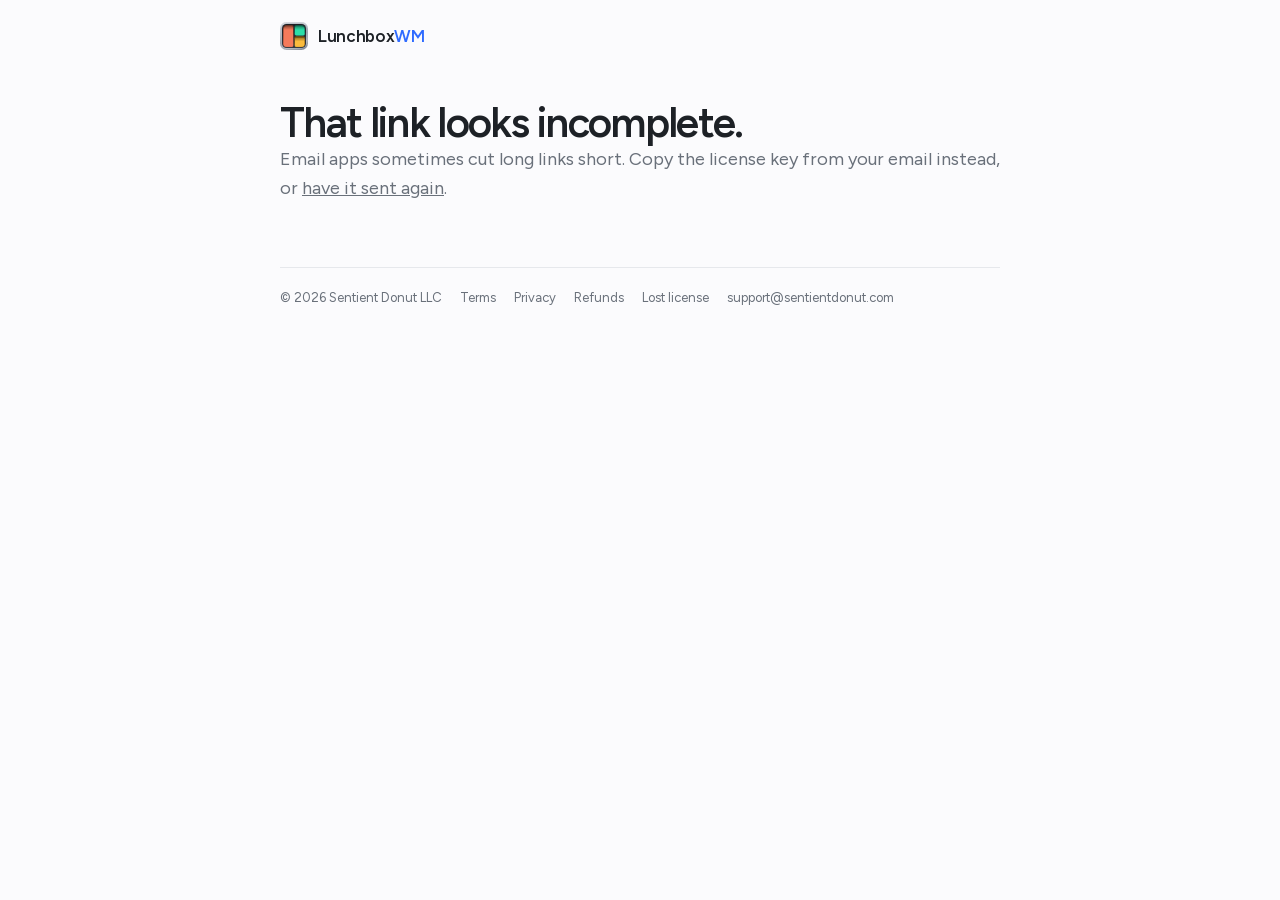
<file: site/activate.html>
<!doctype html>
<html lang="en">
<head>
<meta charset="utf-8">
<meta name="viewport" content="width=device-width, initial-scale=1, viewport-fit=cover">
<link rel="icon" href="logo.svg">
<link rel="stylesheet" href="fonts/fonts.css">
<link rel="stylesheet" href="page.css">
<title>Activate LunchboxWM</title>
<meta name="robots" content="noindex">
</head>
<body>
<header class="top"><a class="brand" href="./"><img src="logo.svg" alt=""><span>Lunchbox<span class="wm">WM</span></span></a></header>
<main>
  <section id="ok" hidden>
    <h1>Activate Lunchbox</h1>
    <p class="lede">License for <strong id="email"></strong>. Open this page on the Mac where Lunchbox is installed.</p>
    <div class="card">
      <div class="btns"><a class="btn dark" id="activate" href="#"><span>Activate Lunchbox on this Mac</span></a><a class="btn" href="download/LunchboxWM.dmg"><span>Download Lunchbox</span></a></div>
      <p class="note">If nothing happens, open Lunchbox's menu bar icon, choose <strong>Enter License…</strong>, and paste this key:</p>
      <div class="key" id="key"></div>
      <div class="btns"><button class="btn" type="button" id="copy">Copy License</button></div>
    </div>
  </section>
  <section id="bad" hidden>
    <h1>That link looks incomplete.</h1>
    <p class="lede">Email apps sometimes cut long links short. Copy the license key from your email instead, or <a href="recover.html">have it sent again</a>.</p>
  </section>
</main>
<footer class="foot"><span>© 2026 Sentient Donut LLC</span><a href="terms.html">Terms</a><a href="privacy.html">Privacy</a><a href="refunds.html">Refunds</a><a href="recover.html">Lost license</a><a href="mailto:support@sentientdonut.com">support@sentientdonut.com</a></footer>
<script>
function copyKey(text, button) {
  const done = () => { const was = button.textContent; button.textContent = "Copied"; setTimeout(() => (button.textContent = was), 1600); };
  if (navigator.clipboard) navigator.clipboard.writeText(text).then(done, () => selectKey());
  else selectKey();
}
function selectKey() { const r = document.createRange(); r.selectNodeContents(document.getElementById("key")); const s = getSelection(); s.removeAllRanges(); s.addRange(r); }
// The key travels after the # so it never reaches a server.
const key = decodeURIComponent(location.hash.slice(1)).replace(/\s+/g, "");
const m = /^lunchbox1\.([A-Za-z0-9_-]+)\.[A-Za-z0-9_-]+$/.exec(key);
let email = null;
try { email = m && JSON.parse(atob(m[1].replace(/-/g, "+").replace(/_/g, "/"))).e; } catch {}
if (email) {
  document.getElementById("email").textContent = email;
  document.getElementById("key").textContent = key;
  document.getElementById("activate").href = "lunchbox://activate?key=" + encodeURIComponent(key);
  document.getElementById("copy").onclick = (e) => copyKey(key, e.currentTarget);
  document.getElementById("ok").hidden = false;
} else {
  document.getElementById("bad").hidden = false;
}
</script>
</body>
</html>
</file>
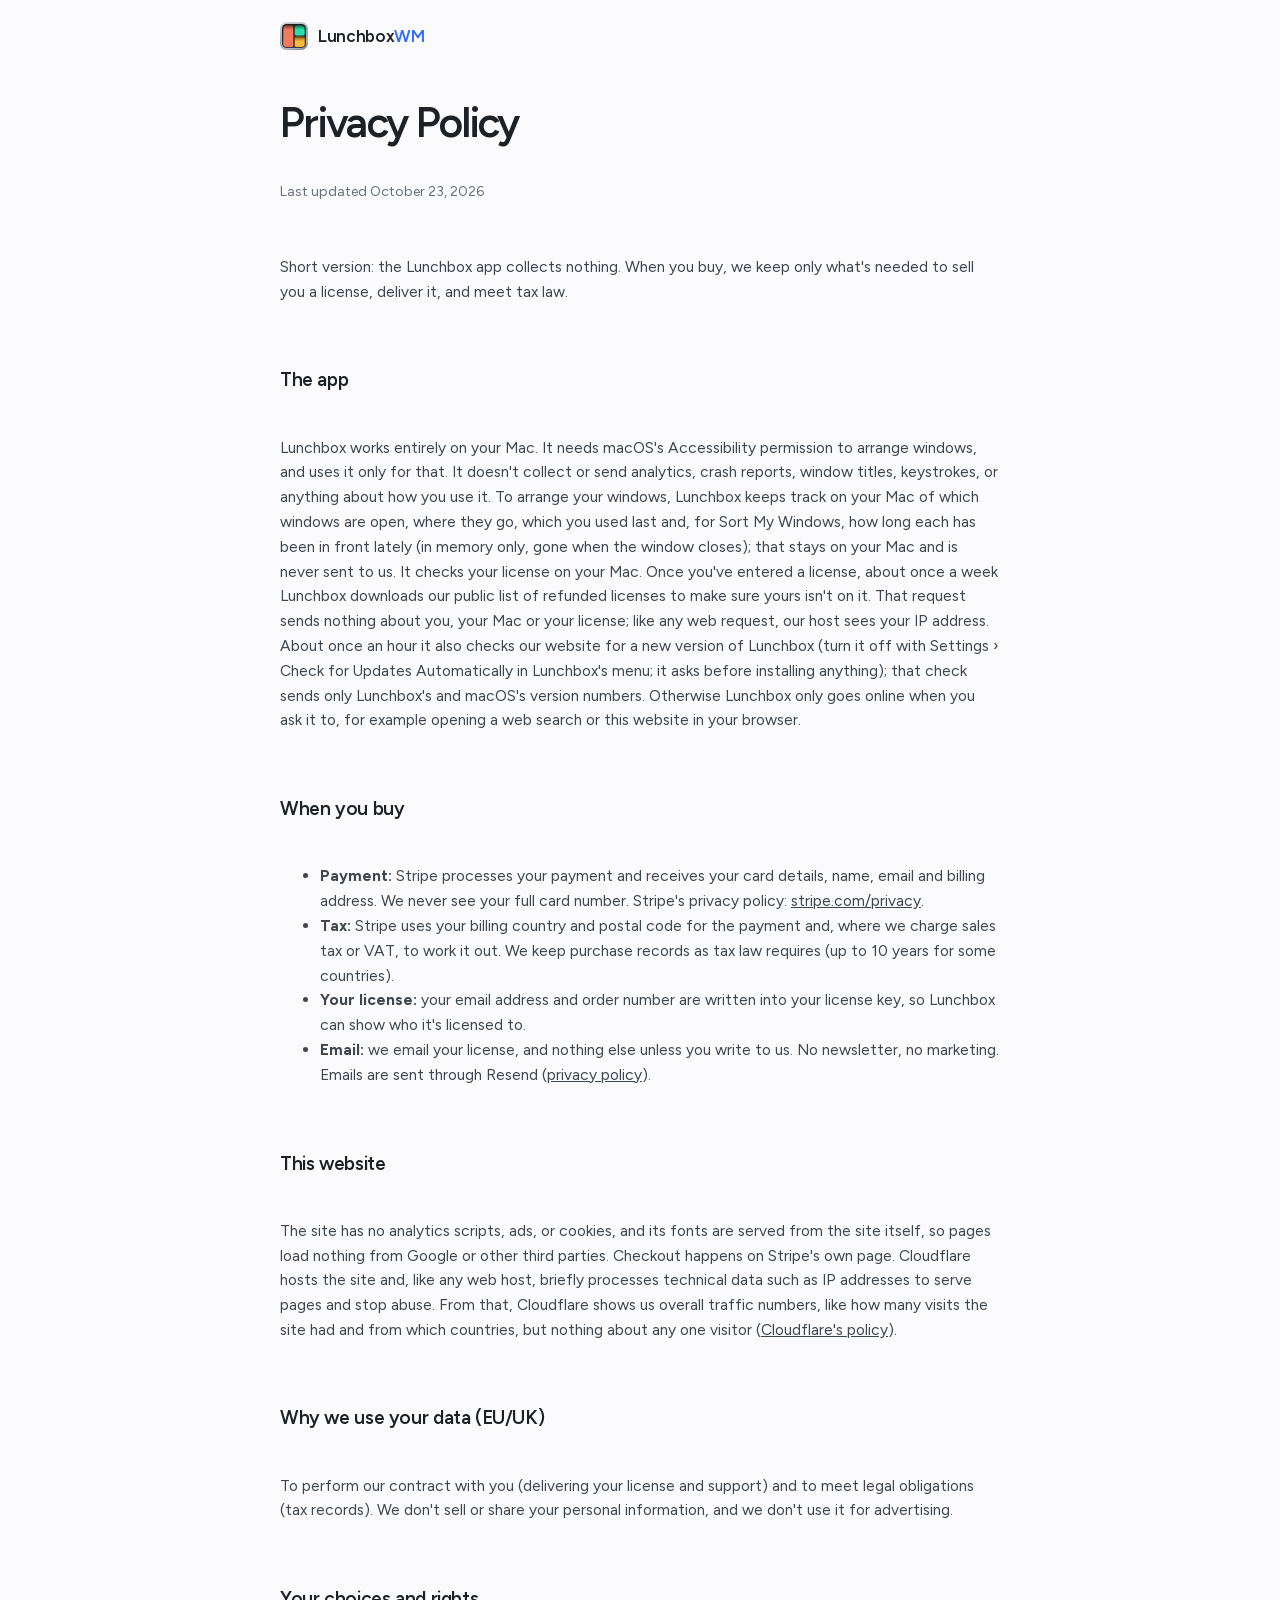
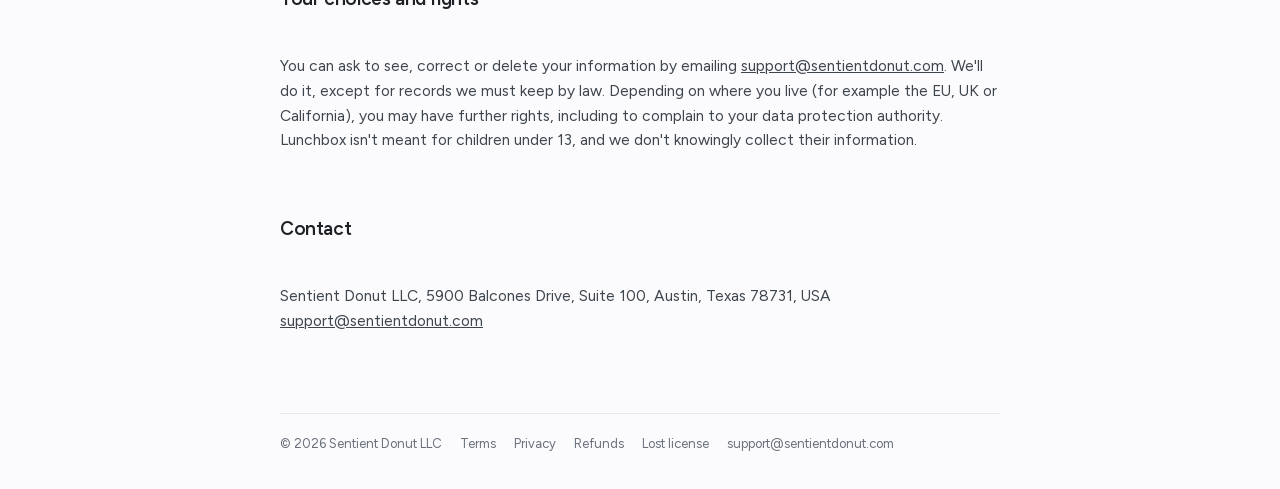
<file: site/privacy.html>
<!doctype html>
<html lang="en">
<head>
<meta charset="utf-8">
<meta name="viewport" content="width=device-width, initial-scale=1, viewport-fit=cover">
<link rel="icon" href="logo.svg">
<link rel="stylesheet" href="fonts/fonts.css">
<link rel="stylesheet" href="page.css">
<title>Privacy Policy · LunchboxWM</title>
<link rel="canonical" href="https://lunchboxwm.com/privacy.html">
</head>
<body>
<header class="top"><a class="brand" href="./"><img src="logo.svg" alt=""><span>Lunchbox<span class="wm">WM</span></span></a></header>
<main class="legal">
<h1>Privacy Policy</h1>
<p class="updated">Last updated October 23, 2026</p>
<p>Short version: the Lunchbox app collects nothing. When you buy, we keep only what's needed to sell you a license, deliver it, and meet tax law.</p>

<h2>The app</h2>
<p>Lunchbox works entirely on your Mac. It needs macOS's Accessibility permission to arrange windows, and uses it only for that. It doesn't collect or send analytics, crash reports, window titles, keystrokes, or anything about how you use it. To arrange your windows, Lunchbox keeps track on your Mac of which windows are open, where they go, which you used last and, for Sort My Windows, how long each has been in front lately (in memory only, gone when the window closes); that stays on your Mac and is never sent to us. It checks your license on your Mac. Once you've entered a license, about once a week Lunchbox downloads our public list of refunded licenses to make sure yours isn't on it. That request sends nothing about you, your Mac or your license; like any web request, our host sees your IP address. About once an hour it also checks our website for a new version of Lunchbox (turn it off with Settings › Check for Updates Automatically in Lunchbox's menu; it asks before installing anything); that check sends only Lunchbox's and macOS's version numbers. Otherwise Lunchbox only goes online when you ask it to, for example opening a web search or this website in your browser.</p>

<h2>When you buy</h2>
<ul>
  <li><strong>Payment:</strong> Stripe processes your payment and receives your card details, name, email and billing address. We never see your full card number. Stripe's privacy policy: <a href="https://stripe.com/privacy">stripe.com/privacy</a>.</li>
  <li><strong>Tax:</strong> Stripe uses your billing country and postal code for the payment and, where we charge sales tax or VAT, to work it out. We keep purchase records as tax law requires (up to 10 years for some countries).</li>
  <li><strong>Your license:</strong> your email address and order number are written into your license key, so Lunchbox can show who it's licensed to.</li>
  <li><strong>Email:</strong> we email your license, and nothing else unless you write to us. No newsletter, no marketing. Emails are sent through Resend (<a href="https://resend.com/legal/privacy-policy">privacy policy</a>).</li>
</ul>

<h2>This website</h2>
<p>The site has no analytics scripts, ads, or cookies, and its fonts are served from the site itself, so pages load nothing from Google or other third parties. Checkout happens on Stripe's own page. Cloudflare hosts the site and, like any web host, briefly processes technical data such as IP addresses to serve pages and stop abuse. From that, Cloudflare shows us overall traffic numbers, like how many visits the site had and from which countries, but nothing about any one visitor (<a href="https://www.cloudflare.com/privacypolicy/">Cloudflare's policy</a>).</p>

<h2>Why we use your data (EU/UK)</h2>
<p>To perform our contract with you (delivering your license and support) and to meet legal obligations (tax records). We don't sell or share your personal information, and we don't use it for advertising.</p>

<h2>Your choices and rights</h2>
<p>You can ask to see, correct or delete your information by emailing <a href="mailto:support@sentientdonut.com">support@sentientdonut.com</a>. We'll do it, except for records we must keep by law. Depending on where you live (for example the EU, UK or California), you may have further rights, including to complain to your data protection authority. Lunchbox isn't meant for children under 13, and we don't knowingly collect their information.</p>

<h2>Contact</h2>
<p>Sentient Donut LLC, 5900 Balcones Drive, Suite 100, Austin, Texas 78731, USA<br><a href="mailto:support@sentientdonut.com">support@sentientdonut.com</a></p>
</main>
<footer class="foot"><span>© 2026 Sentient Donut LLC</span><a href="terms.html">Terms</a><a href="privacy.html">Privacy</a><a href="refunds.html">Refunds</a><a href="recover.html">Lost license</a><a href="mailto:support@sentientdonut.com">support@sentientdonut.com</a></footer>
</body>
</html>
</file>
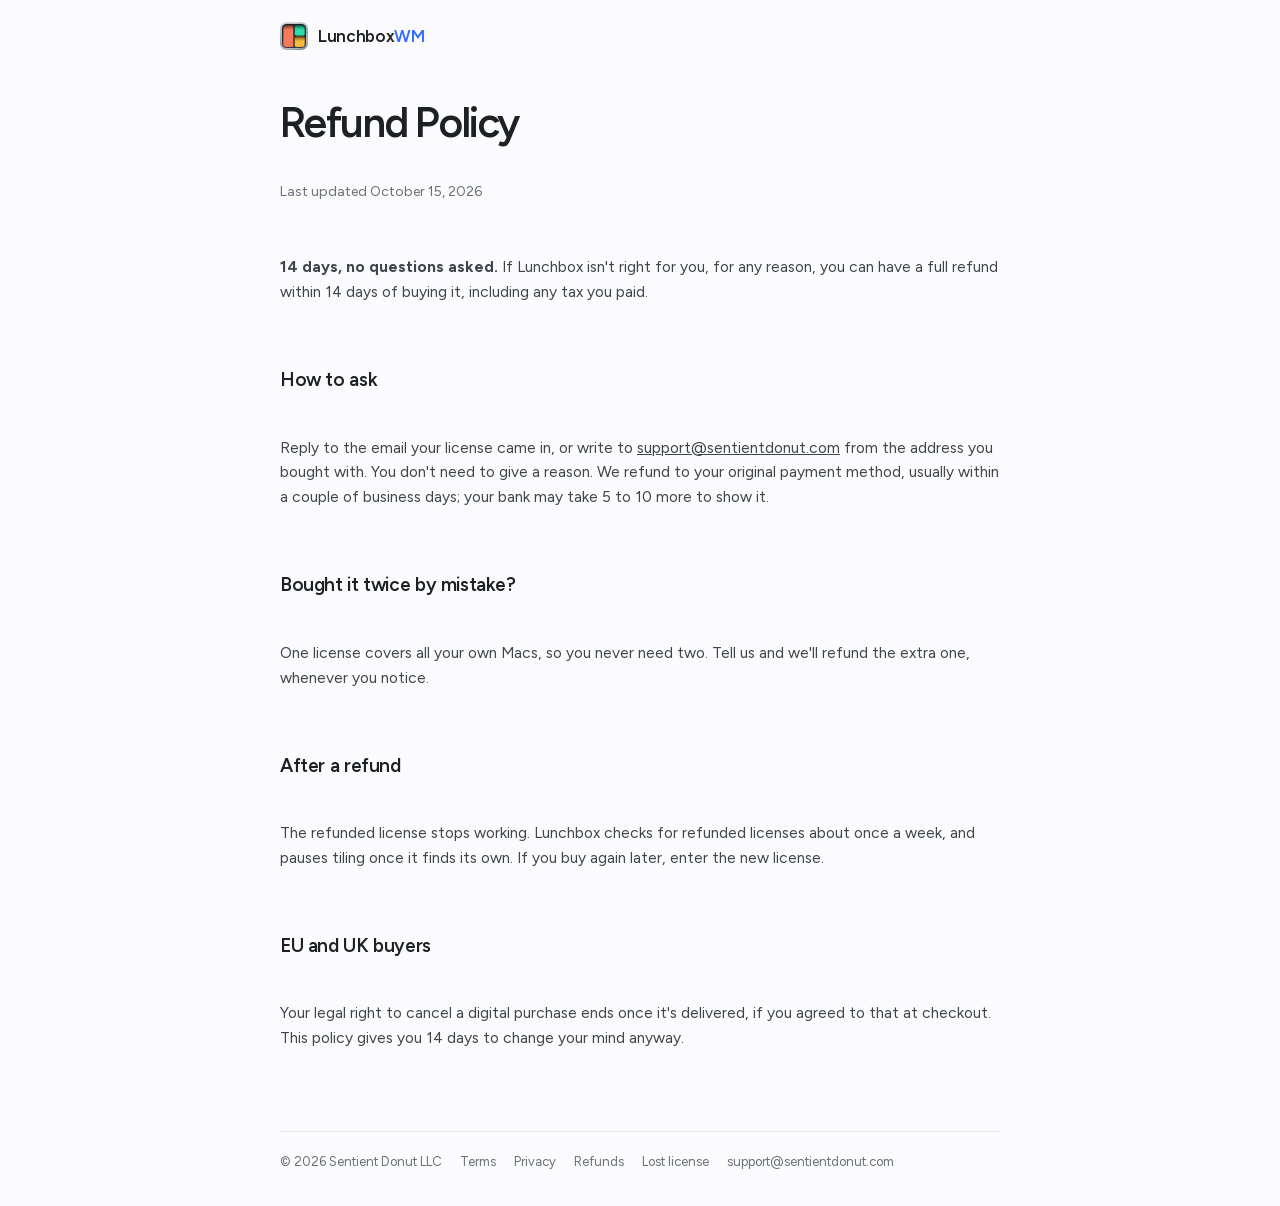
<file: site/refunds.html>
<!doctype html>
<html lang="en">
<head>
<meta charset="utf-8">
<meta name="viewport" content="width=device-width, initial-scale=1, viewport-fit=cover">
<link rel="icon" href="logo.svg">
<link rel="stylesheet" href="fonts/fonts.css">
<link rel="stylesheet" href="page.css">
<title>Refund Policy · LunchboxWM</title>
<link rel="canonical" href="https://lunchboxwm.com/refunds.html">
</head>
<body>
<header class="top"><a class="brand" href="./"><img src="logo.svg" alt=""><span>Lunchbox<span class="wm">WM</span></span></a></header>
<main class="legal">
<h1>Refund Policy</h1>
<p class="updated">Last updated October 15, 2026</p>
<p><strong>14 days, no questions asked.</strong> If Lunchbox isn't right for you, for any reason, you can have a full refund within 14 days of buying it, including any tax you paid.</p>

<h2>How to ask</h2>
<p>Reply to the email your license came in, or write to <a href="mailto:support@sentientdonut.com">support@sentientdonut.com</a> from the address you bought with. You don't need to give a reason. We refund to your original payment method, usually within a couple of business days; your bank may take 5 to 10 more to show it.</p>

<h2>Bought it twice by mistake?</h2>
<p>One license covers all your own Macs, so you never need two. Tell us and we'll refund the extra one, whenever you notice.</p>

<h2>After a refund</h2>
<p>The refunded license stops working. Lunchbox checks for refunded licenses about once a week, and pauses tiling once it finds its own. If you buy again later, enter the new license.</p>

<h2>EU and UK buyers</h2>
<p>Your legal right to cancel a digital purchase ends once it's delivered, if you agreed to that at checkout. This policy gives you 14 days to change your mind anyway.</p>
</main>
<footer class="foot"><span>© 2026 Sentient Donut LLC</span><a href="terms.html">Terms</a><a href="privacy.html">Privacy</a><a href="refunds.html">Refunds</a><a href="recover.html">Lost license</a><a href="mailto:support@sentientdonut.com">support@sentientdonut.com</a></footer>
</body>
</html>
</file>
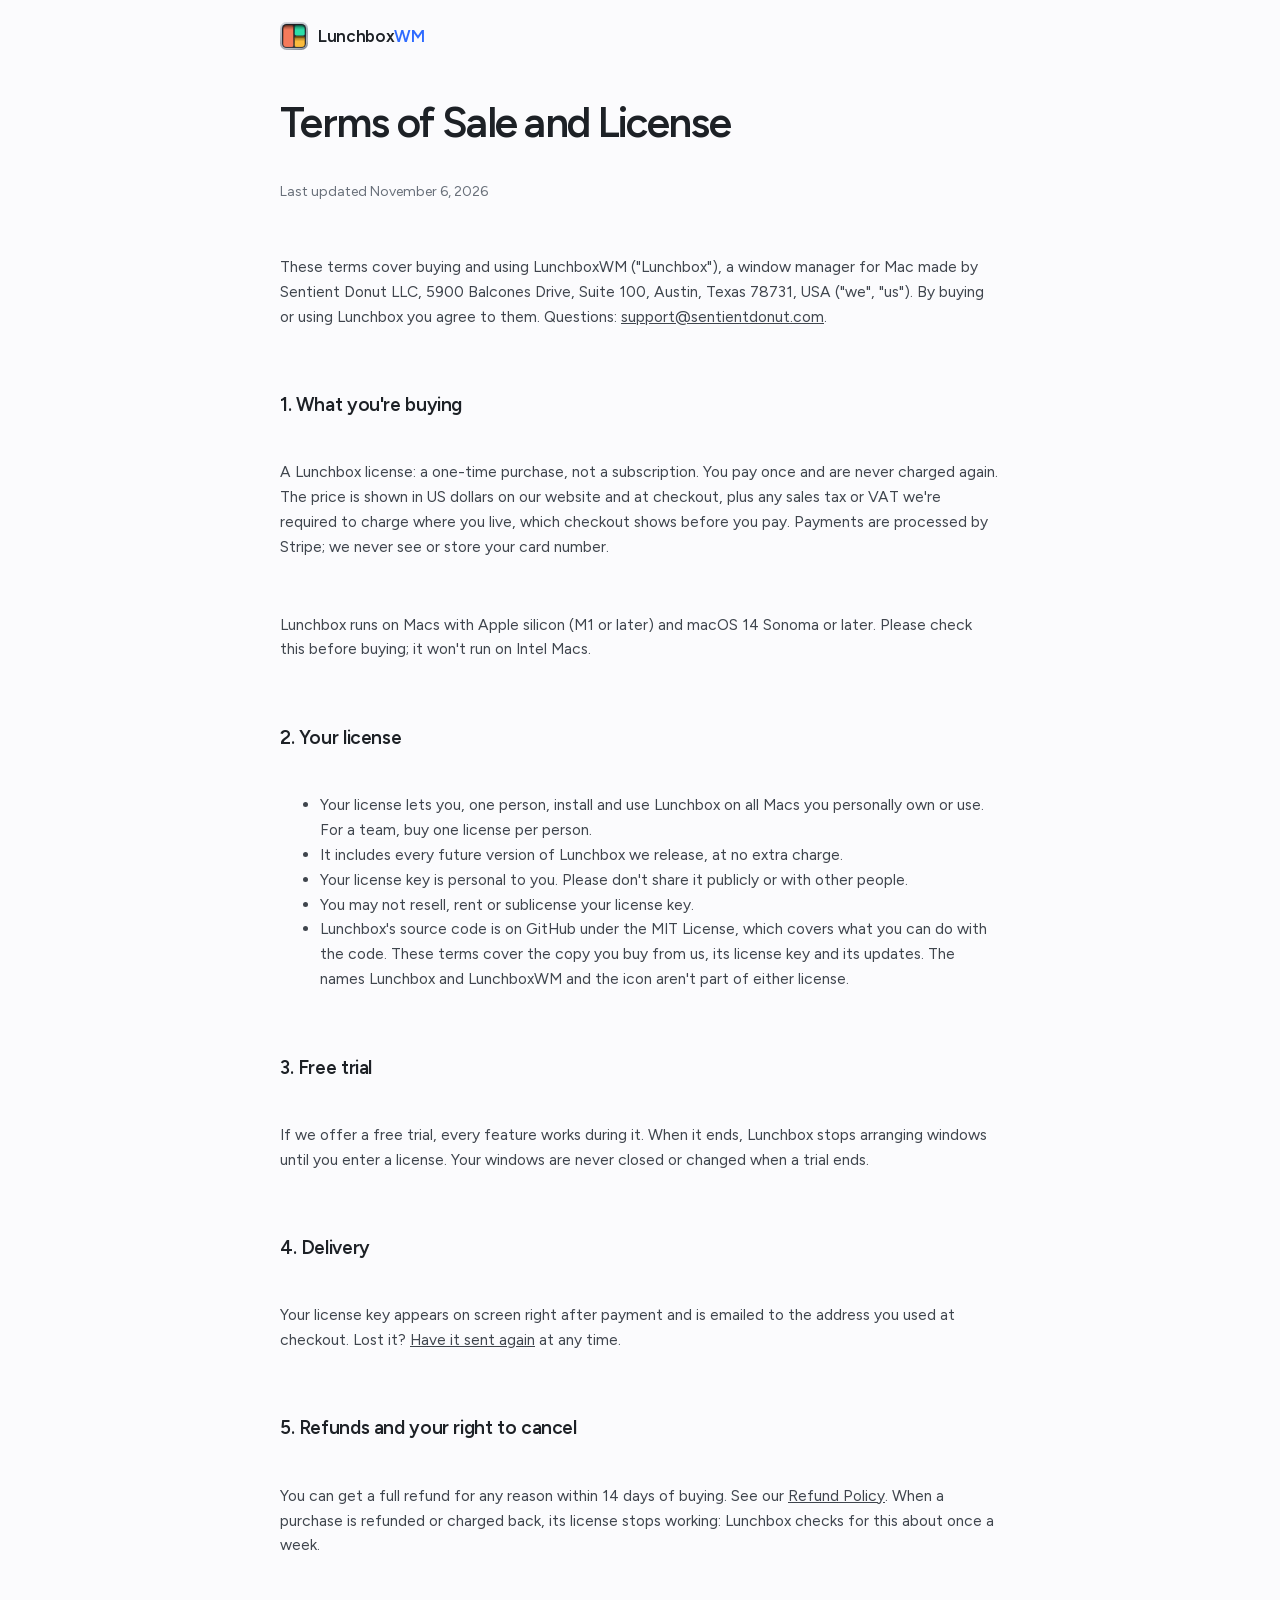
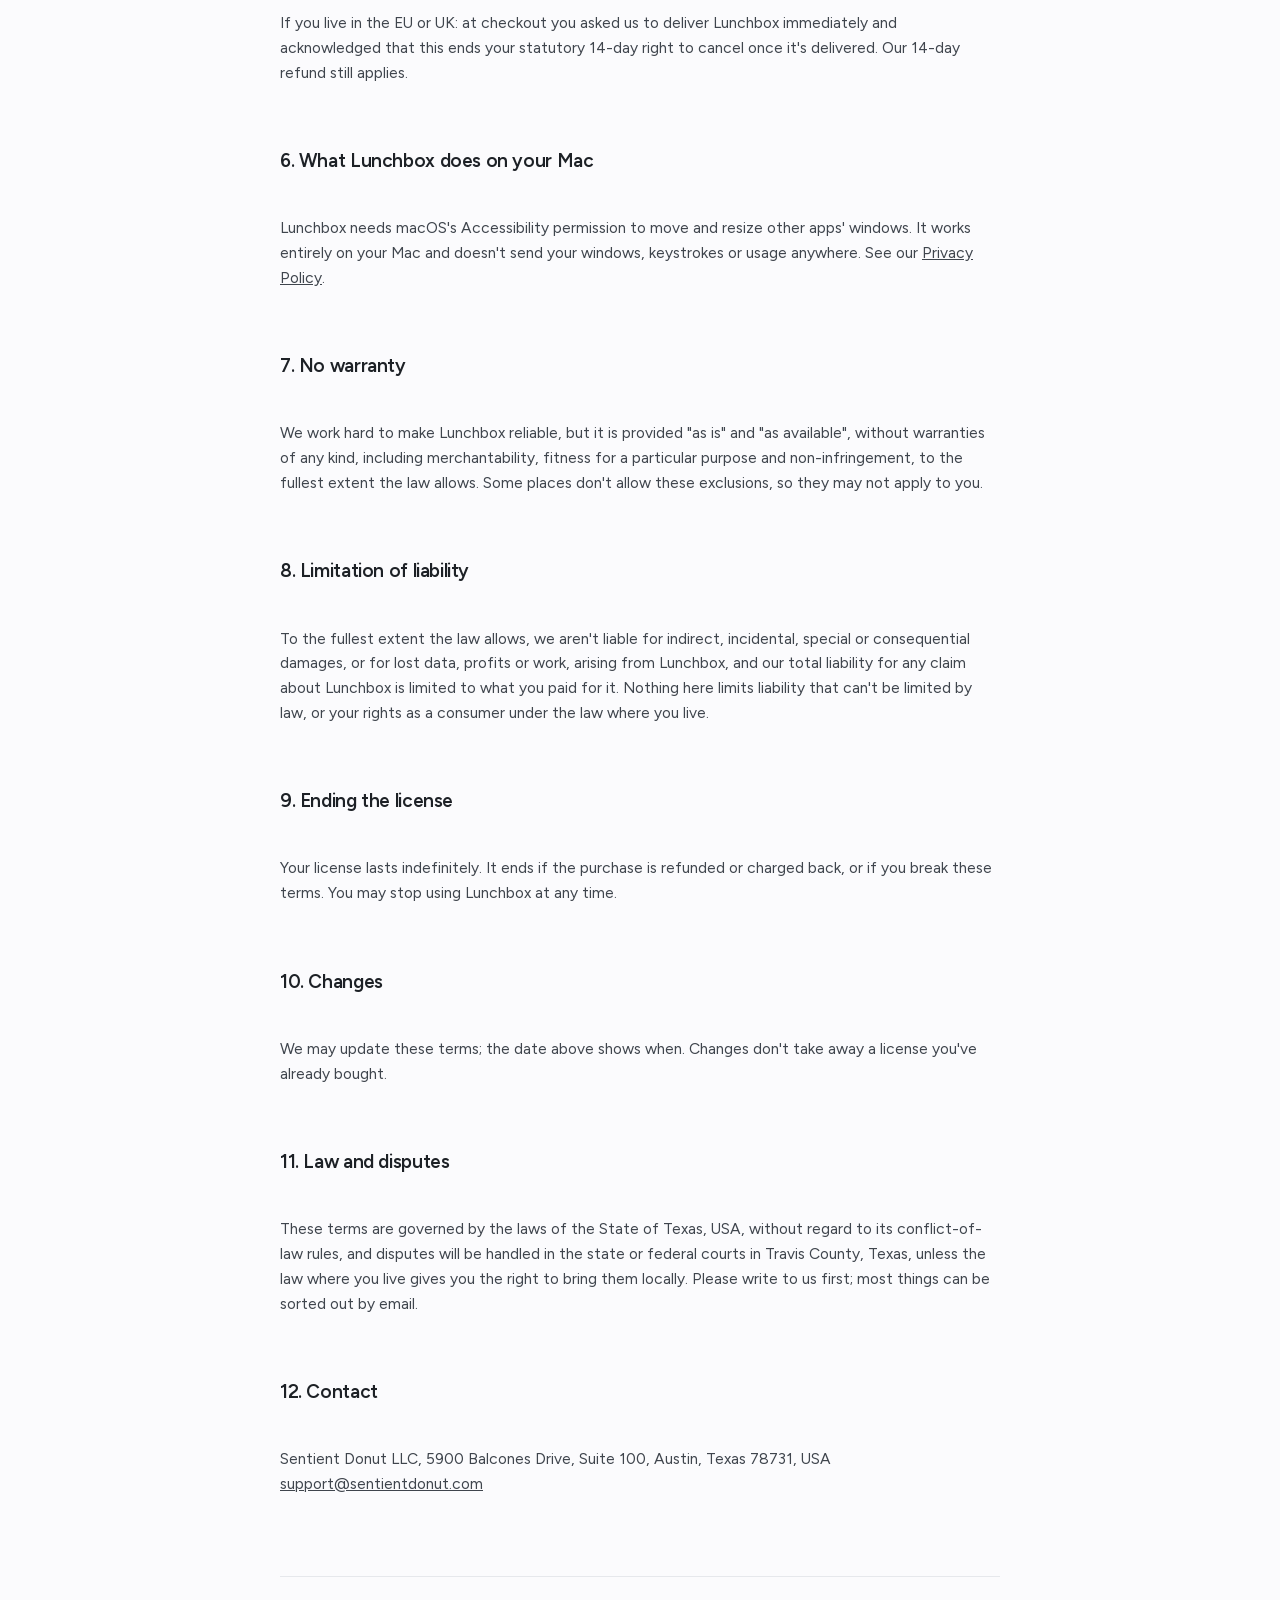
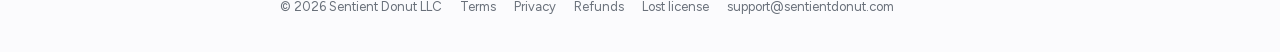
<file: site/terms.html>
<!doctype html>
<html lang="en">
<head>
<meta charset="utf-8">
<meta name="viewport" content="width=device-width, initial-scale=1, viewport-fit=cover">
<link rel="icon" href="logo.svg">
<link rel="stylesheet" href="fonts/fonts.css">
<link rel="stylesheet" href="page.css">
<title>Terms of Sale and License · LunchboxWM</title>
<link rel="canonical" href="https://lunchboxwm.com/terms.html">
</head>
<body>
<header class="top"><a class="brand" href="./"><img src="logo.svg" alt=""><span>Lunchbox<span class="wm">WM</span></span></a></header>
<main class="legal">
<h1>Terms of Sale and License</h1>
<p class="updated">Last updated November 6, 2026</p>
<p>These terms cover buying and using LunchboxWM ("Lunchbox"), a window manager for Mac made by Sentient Donut LLC, 5900 Balcones Drive, Suite 100, Austin, Texas 78731, USA ("we", "us"). By buying or using Lunchbox you agree to them. Questions: <a href="mailto:support@sentientdonut.com">support@sentientdonut.com</a>.</p>

<h2>1. What you're buying</h2>
<p>A Lunchbox license: a one-time purchase, not a subscription. You pay once and are never charged again. The price is shown in US dollars on our website and at checkout, plus any sales tax or VAT we're required to charge where you live, which checkout shows before you pay. Payments are processed by Stripe; we never see or store your card number.</p>
<p>Lunchbox runs on Macs with Apple silicon (M1 or later) and macOS 14 Sonoma or later. Please check this before buying; it won't run on Intel Macs.</p>

<h2>2. Your license</h2>
<ul>
  <li>Your license lets you, one person, install and use Lunchbox on all Macs you personally own or use. For a team, buy one license per person.</li>
  <li>It includes every future version of Lunchbox we release, at no extra charge.</li>
  <li>Your license key is personal to you. Please don't share it publicly or with other people.</li>
  <li>You may not resell, rent or sublicense your license key.</li>
  <li>Lunchbox's source code is on GitHub under the MIT License, which covers what you can do with the code. These terms cover the copy you buy from us, its license key and its updates. The names Lunchbox and LunchboxWM and the icon aren't part of either license.</li>
</ul>

<h2>3. Free trial</h2>
<p>If we offer a free trial, every feature works during it. When it ends, Lunchbox stops arranging windows until you enter a license. Your windows are never closed or changed when a trial ends.</p>

<h2>4. Delivery</h2>
<p>Your license key appears on screen right after payment and is emailed to the address you used at checkout. Lost it? <a href="recover.html">Have it sent again</a> at any time.</p>

<h2>5. Refunds and your right to cancel</h2>
<p>You can get a full refund for any reason within 14 days of buying. See our <a href="refunds.html">Refund Policy</a>. When a purchase is refunded or charged back, its license stops working: Lunchbox checks for this about once a week.</p>
<p>If you live in the EU or UK: at checkout you asked us to deliver Lunchbox immediately and acknowledged that this ends your statutory 14-day right to cancel once it's delivered. Our 14-day refund still applies.</p>

<h2>6. What Lunchbox does on your Mac</h2>
<p>Lunchbox needs macOS's Accessibility permission to move and resize other apps' windows. It works entirely on your Mac and doesn't send your windows, keystrokes or usage anywhere. See our <a href="privacy.html">Privacy Policy</a>.</p>

<h2>7. No warranty</h2>
<p>We work hard to make Lunchbox reliable, but it is provided "as is" and "as available", without warranties of any kind, including merchantability, fitness for a particular purpose and non-infringement, to the fullest extent the law allows. Some places don't allow these exclusions, so they may not apply to you.</p>

<h2>8. Limitation of liability</h2>
<p>To the fullest extent the law allows, we aren't liable for indirect, incidental, special or consequential damages, or for lost data, profits or work, arising from Lunchbox, and our total liability for any claim about Lunchbox is limited to what you paid for it. Nothing here limits liability that can't be limited by law, or your rights as a consumer under the law where you live.</p>

<h2>9. Ending the license</h2>
<p>Your license lasts indefinitely. It ends if the purchase is refunded or charged back, or if you break these terms. You may stop using Lunchbox at any time.</p>

<h2>10. Changes</h2>
<p>We may update these terms; the date above shows when. Changes don't take away a license you've already bought.</p>

<h2>11. Law and disputes</h2>
<p>These terms are governed by the laws of the State of Texas, USA, without regard to its conflict-of-law rules, and disputes will be handled in the state or federal courts in Travis County, Texas, unless the law where you live gives you the right to bring them locally. Please write to us first; most things can be sorted out by email.</p>

<h2>12. Contact</h2>
<p>Sentient Donut LLC, 5900 Balcones Drive, Suite 100, Austin, Texas 78731, USA<br><a href="mailto:support@sentientdonut.com">support@sentientdonut.com</a></p>
</main>
<footer class="foot"><span>© 2026 Sentient Donut LLC</span><a href="terms.html">Terms</a><a href="privacy.html">Privacy</a><a href="refunds.html">Refunds</a><a href="recover.html">Lost license</a><a href="mailto:support@sentientdonut.com">support@sentientdonut.com</a></footer>
</body>
</html>
</file>
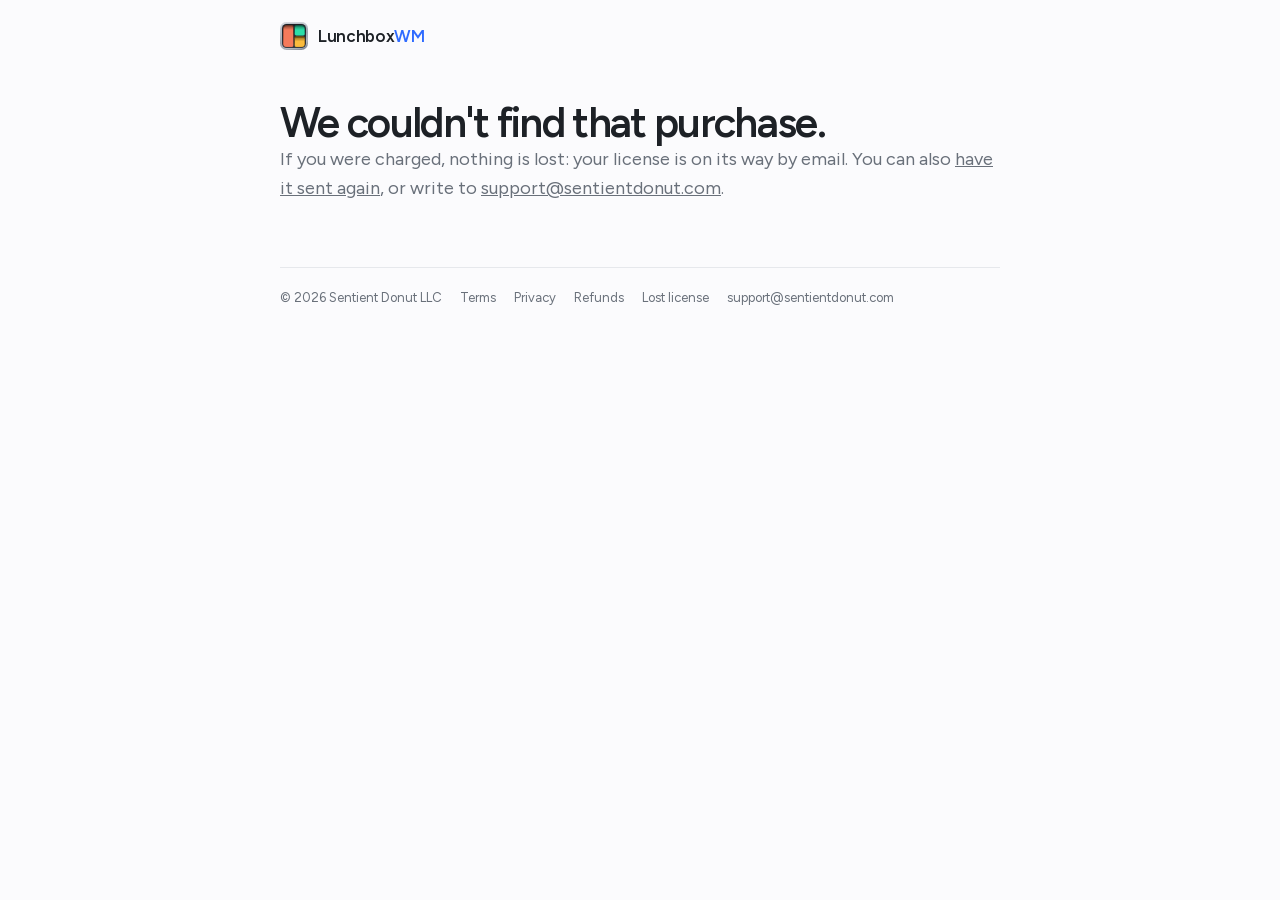
<file: site/thanks.html>
<!doctype html>
<html lang="en">
<head>
<meta charset="utf-8">
<meta name="viewport" content="width=device-width, initial-scale=1, viewport-fit=cover">
<link rel="icon" href="logo.svg">
<link rel="stylesheet" href="fonts/fonts.css">
<link rel="stylesheet" href="page.css">
<title>Thanks for buying LunchboxWM</title>
<meta name="robots" content="noindex">
</head>
<body>
<header class="top"><a class="brand" href="./"><img src="logo.svg" alt=""><span>Lunchbox<span class="wm">WM</span></span></a></header>
<main>
  <section id="loading"><h1>Finishing your purchase…</h1><p class="lede">Getting your license from Stripe. This takes a second.</p></section>

  <section id="paid" hidden>
    <span class="status ok">✓ Payment received</span>
    <h1>Thanks! Lunchbox is yours.</h1>
    <p class="lede">Licensed to <strong id="email"></strong>.<span id="emailed" hidden> We've emailed this license there too.</span></p>
    <div class="card">
      <div class="btns">
        <a class="btn dark" id="activate" href="#"><span>Activate Lunchbox on this Mac</span></a>
        <a class="btn" href="download/LunchboxWM.dmg"><span>Download Lunchbox</span></a>
      </div>
      <ol class="steps">
        <li>Don't have Lunchbox yet? Download it, open it, and follow its short setup.</li>
        <li>Click <strong>Activate Lunchbox on this Mac</strong>. If nothing happens, open Lunchbox's menu bar icon, choose <strong>Enter License…</strong>, and paste the key below.</li>
      </ol>
      <div class="key" id="key"></div>
      <div class="btns"><button class="btn" type="button" id="copy">Copy License</button></div>
      <p class="note">Use it on all your own Macs. Changed your mind? Write to <a href="mailto:support@sentientdonut.com">support@sentientdonut.com</a> within 14 days for a full refund.</p>
    </div>
  </section>

  <section id="processing" hidden>
    <span class="status wait">● Payment processing</span>
    <h1>Almost there.</h1>
    <p class="lede">Your bank is still confirming the payment. That can take a few days for some payment methods. We'll email your license to <strong id="pemail"></strong> the moment it clears, so you can close this page.</p>
  </section>

  <section id="unknown" hidden>
    <h1>We couldn't find that purchase.</h1>
    <p class="lede">If you were charged, nothing is lost: your license is on its way by email. You can also <a href="recover.html">have it sent again</a>, or write to <a href="mailto:support@sentientdonut.com">support@sentientdonut.com</a>.</p>
  </section>
</main>
<footer class="foot"><span>© 2026 Sentient Donut LLC</span><a href="terms.html">Terms</a><a href="privacy.html">Privacy</a><a href="refunds.html">Refunds</a><a href="recover.html">Lost license</a><a href="mailto:support@sentientdonut.com">support@sentientdonut.com</a></footer>
<script>
function copyKey(text, button) {
  const done = () => { const was = button.textContent; button.textContent = "Copied"; setTimeout(() => (button.textContent = was), 1600); };
  if (navigator.clipboard) navigator.clipboard.writeText(text).then(done, () => selectKey());
  else selectKey();
}
function selectKey() { const r = document.createRange(); r.selectNodeContents(document.getElementById("key")); const s = getSelection(); s.removeAllRanges(); s.addRange(r); }
const id = new URLSearchParams(location.search).get("session_id");
const show = (name) => { for (const s of document.querySelectorAll("main > section")) s.hidden = s.id !== name; };
async function load(attempt = 0) {
  if (!id) return show("unknown");
  try {
    const r = await fetch("api/license?session_id=" + encodeURIComponent(id), { cache: "no-store" });
    const d = await r.json();
    if (d.status === "paid") {
      document.getElementById("email").textContent = d.email;
      document.getElementById("emailed").hidden = !d.emailed;
      document.getElementById("key").textContent = d.license;
      document.getElementById("activate").href = "lunchbox://activate?key=" + encodeURIComponent(d.license);
      document.getElementById("copy").onclick = (e) => copyKey(d.license, e.currentTarget);
      return show("paid");
    }
    if (d.status === "processing") { document.getElementById("pemail").textContent = d.email || "your email"; return show("processing"); }
    if (r.status >= 500 && attempt < 4) return setTimeout(() => load(attempt + 1), 1500 * (attempt + 1));
    show("unknown");
  } catch {
    if (attempt < 4) return setTimeout(() => load(attempt + 1), 1500 * (attempt + 1));
    show("unknown");
  }
}
load();
</script>
</body>
</html>
</file>
<file: site/fonts/fonts.css>
/* Figtree and JetBrains Mono (SIL Open Font License 1.1, see OFL-*.txt), served from this site
   so pages don't load anything from Google. Latin and Latin Extended only. */
@font-face {
  font-family: 'Figtree';
  font-style: normal;
  font-weight: 400 700;
  font-display: swap;
  src: url(Figtree-latin-ext.woff2) format('woff2');
  unicode-range: U+0100-02BA, U+02BD-02C5, U+02C7-02CC, U+02CE-02D7, U+02DD-02FF, U+0304, U+0308, U+0329, U+1D00-1DBF, U+1E00-1E9F, U+1EF2-1EFF, U+2020, U+20A0-20AB, U+20AD-20C4, U+2113, U+2C60-2C7F, U+A720-A7FF;
}
@font-face {
  font-family: 'Figtree';
  font-style: normal;
  font-weight: 400 700;
  font-display: swap;
  src: url(Figtree-latin.woff2) format('woff2');
  unicode-range: U+0000-00FF, U+0131, U+0152-0153, U+02BB-02BC, U+02C6, U+02DA, U+02DC, U+0304, U+0308, U+0329, U+2000-206F, U+20AC, U+2122, U+2191, U+2193, U+2212, U+2215, U+FEFF, U+FFFD;
}
@font-face {
  font-family: 'JetBrains Mono';
  font-style: normal;
  font-weight: 500;
  font-display: swap;
  src: url(JetBrainsMono-500-latin-ext.woff2) format('woff2');
  unicode-range: U+0100-02BA, U+02BD-02C5, U+02C7-02CC, U+02CE-02D7, U+02DD-02FF, U+0304, U+0308, U+0329, U+1D00-1DBF, U+1E00-1E9F, U+1EF2-1EFF, U+2020, U+20A0-20AB, U+20AD-20C4, U+2113, U+2C60-2C7F, U+A720-A7FF;
}
@font-face {
  font-family: 'JetBrains Mono';
  font-style: normal;
  font-weight: 500;
  font-display: swap;
  src: url(JetBrainsMono-500-latin.woff2) format('woff2');
  unicode-range: U+0000-00FF, U+0131, U+0152-0153, U+02BB-02BC, U+02C6, U+02DA, U+02DC, U+0304, U+0308, U+0329, U+2000-206F, U+20AC, U+2122, U+2191, U+2193, U+2212, U+2215, U+FEFF, U+FFFD;
}
</file>
<file: site/page.css>
/* Shared by the store's quieter pages (thank-you, activate, lost license, terms, privacy, refunds). */
:root {
  color-scheme: light;
  --paper: #fbfbfd; --ink: #1d2126; --muted: #69707a; --line: #e6e8ec; --soft: #f2f4f8;
  --accent: #2f6bff; --ok: #1c8a4a; --warn: #a15c00;
  --display: "Figtree", "SF Pro Display", -apple-system, BlinkMacSystemFont, "Helvetica Neue", sans-serif;
  --text: "Figtree", -apple-system, BlinkMacSystemFont, "Helvetica Neue", sans-serif;
  --mono: "JetBrains Mono", ui-monospace, "SF Mono", Menlo, monospace;
}
* { box-sizing: border-box; }
body { margin: 0; background: var(--paper); color: var(--ink); font: 400 16px/1.6 var(--text); -webkit-font-smoothing: antialiased; padding-inline: 16px; }
a { color: inherit; }
.top, main, .foot { max-width: 720px; margin: 0 auto; }
.top { display: flex; align-items: center; justify-content: space-between; padding-block: 22px; }
.brand { display: flex; align-items: center; gap: 10px; font: 600 17px var(--display); letter-spacing: -0.02em; text-decoration: none; }
.brand img { width: 28px; height: 28px; }
/* The name: LunchboxWM. Only the main logo at the top has WM in the brand blue; everywhere else WM is the color of the words around it. */
.wm { color: inherit; }
.top .brand .wm { color: var(--accent, #2f6bff); }
main { padding-block: 28px 64px; display: grid; gap: 22px; }
h1 { font: 600 clamp(30px, 6vw, 42px)/1.08 var(--display); letter-spacing: -0.04em; margin: 0; text-wrap: balance; }
h2 { font: 600 21px/1.25 var(--display); letter-spacing: -0.02em; margin: 26px 0 6px; }
p, li { color: #3f454d; }
.lede { font-size: 18px; color: var(--muted); margin: 0; }
.card { background: #fff; border: 1px solid var(--line); border-radius: 18px; padding: 22px; display: grid; gap: 16px; box-shadow: 0 30px 60px -48px rgba(20,30,60,.35); }
.btns { display: flex; flex-wrap: wrap; gap: 10px; }
.btn { display: inline-flex; align-items: center; justify-content: center; gap: 8px; min-height: 46px; padding: 0 18px; border-radius: 12px; font: 600 15px var(--text); text-decoration: none; cursor: pointer; border: 1px solid var(--line); background: #fff; color: var(--ink); }
.btn.dark { background: #16191d; color: #fff; border-color: #16191d; }
.btn:focus-visible, input:focus-visible { outline: 2px solid var(--accent); outline-offset: 2px; }
.btn[disabled] { opacity: .55; cursor: default; }
.key { font: 500 13px/1.5 var(--mono); background: var(--soft); border: 1px solid var(--line); border-radius: 12px; padding: 12px 14px; overflow-wrap: anywhere; user-select: all; }
.steps { margin: 0; padding-left: 22px; display: grid; gap: 6px; }
.note { font-size: 14px; color: var(--muted); margin: 0; }
.status { display: inline-flex; align-items: center; gap: 8px; font-weight: 600; }
.status.ok { color: var(--ok); }
.status.wait { color: var(--warn); }
input[type=email] { width: 100%; min-height: 48px; padding: 0 14px; border: 1px solid var(--line); border-radius: 12px; font: 400 16px var(--text); background: #fff; color: var(--ink); }
form { display: grid; gap: 12px; }
.legal h2 { font-size: 19px; }
.legal p, .legal li { font-size: 15.5px; }
.legal .updated { font-size: 14px; color: var(--muted); }
.foot { border-top: 1px solid var(--line); padding-block: 20px 34px; display: flex; flex-wrap: wrap; gap: 8px 18px; font-size: 13px; color: var(--muted); }
.foot a { text-decoration: none; }
.foot a:hover { text-decoration: underline; }
[hidden] { display: none !important; }
</file>
